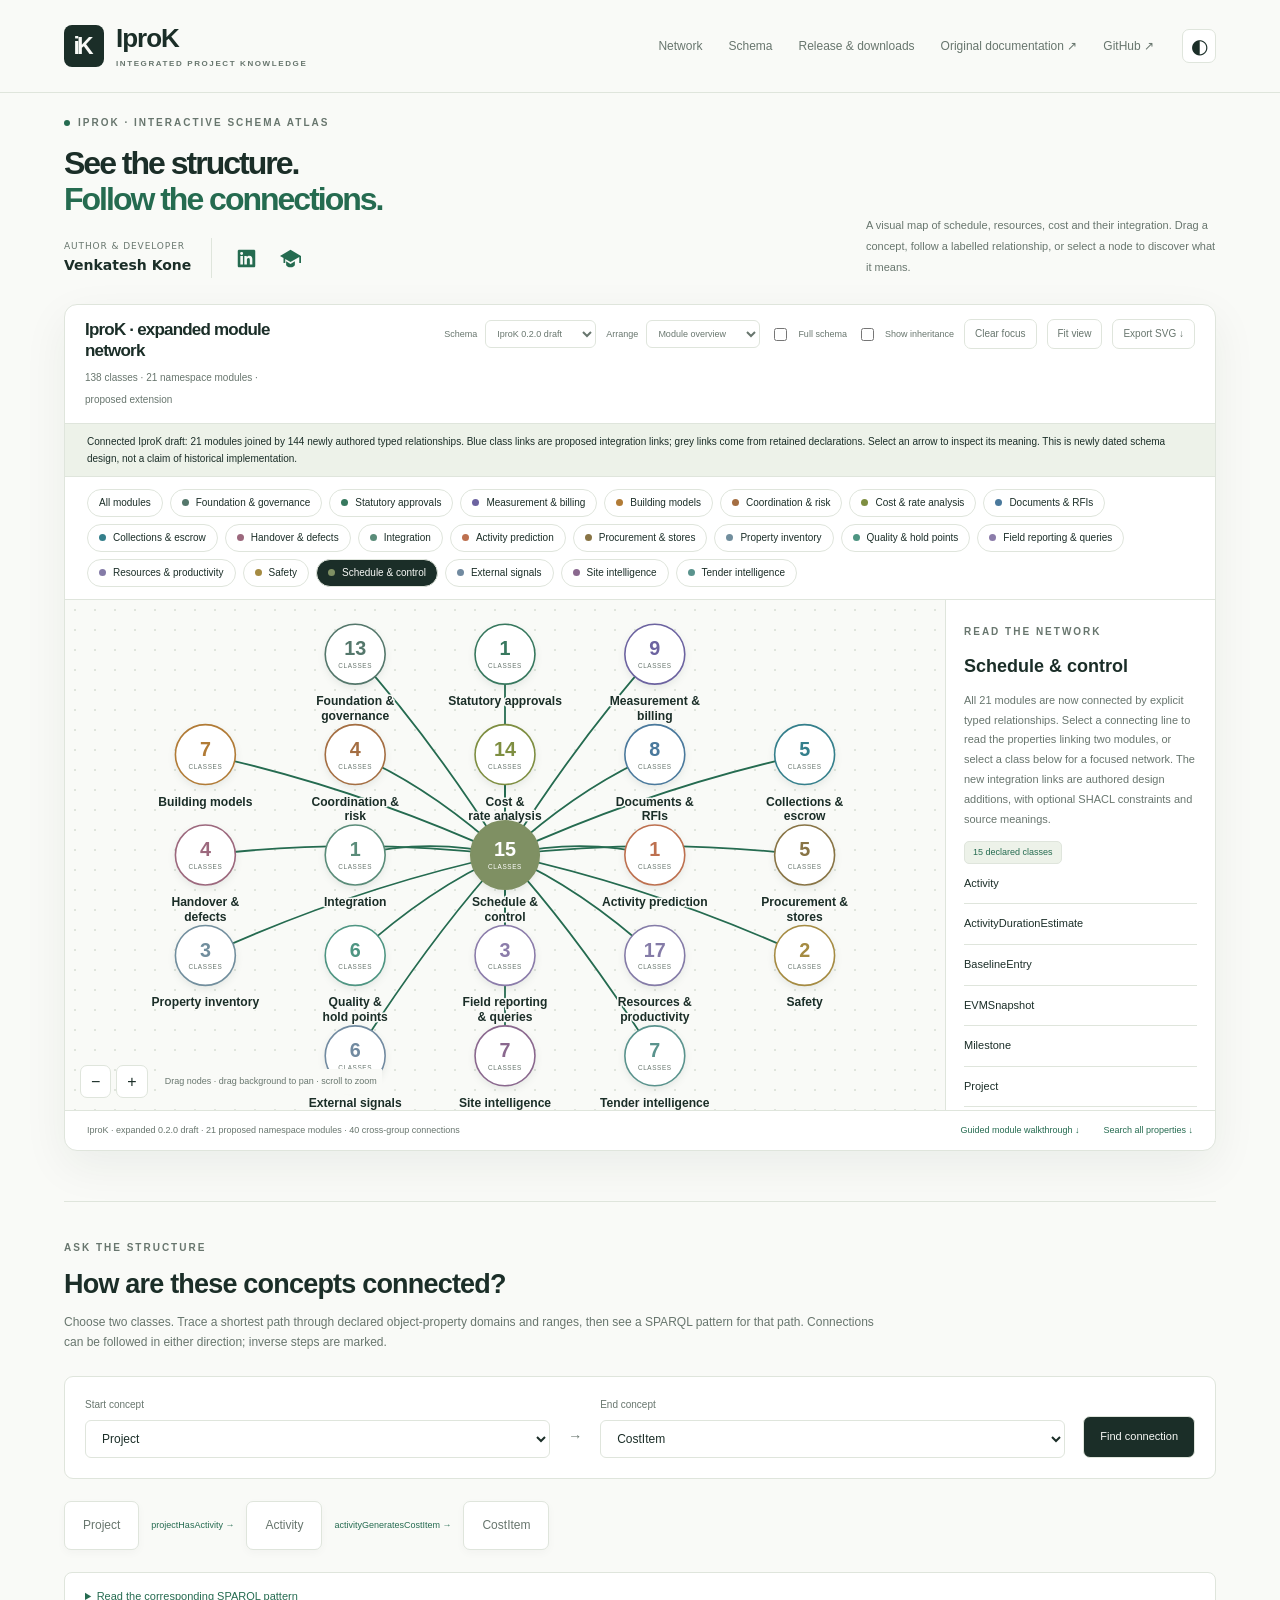
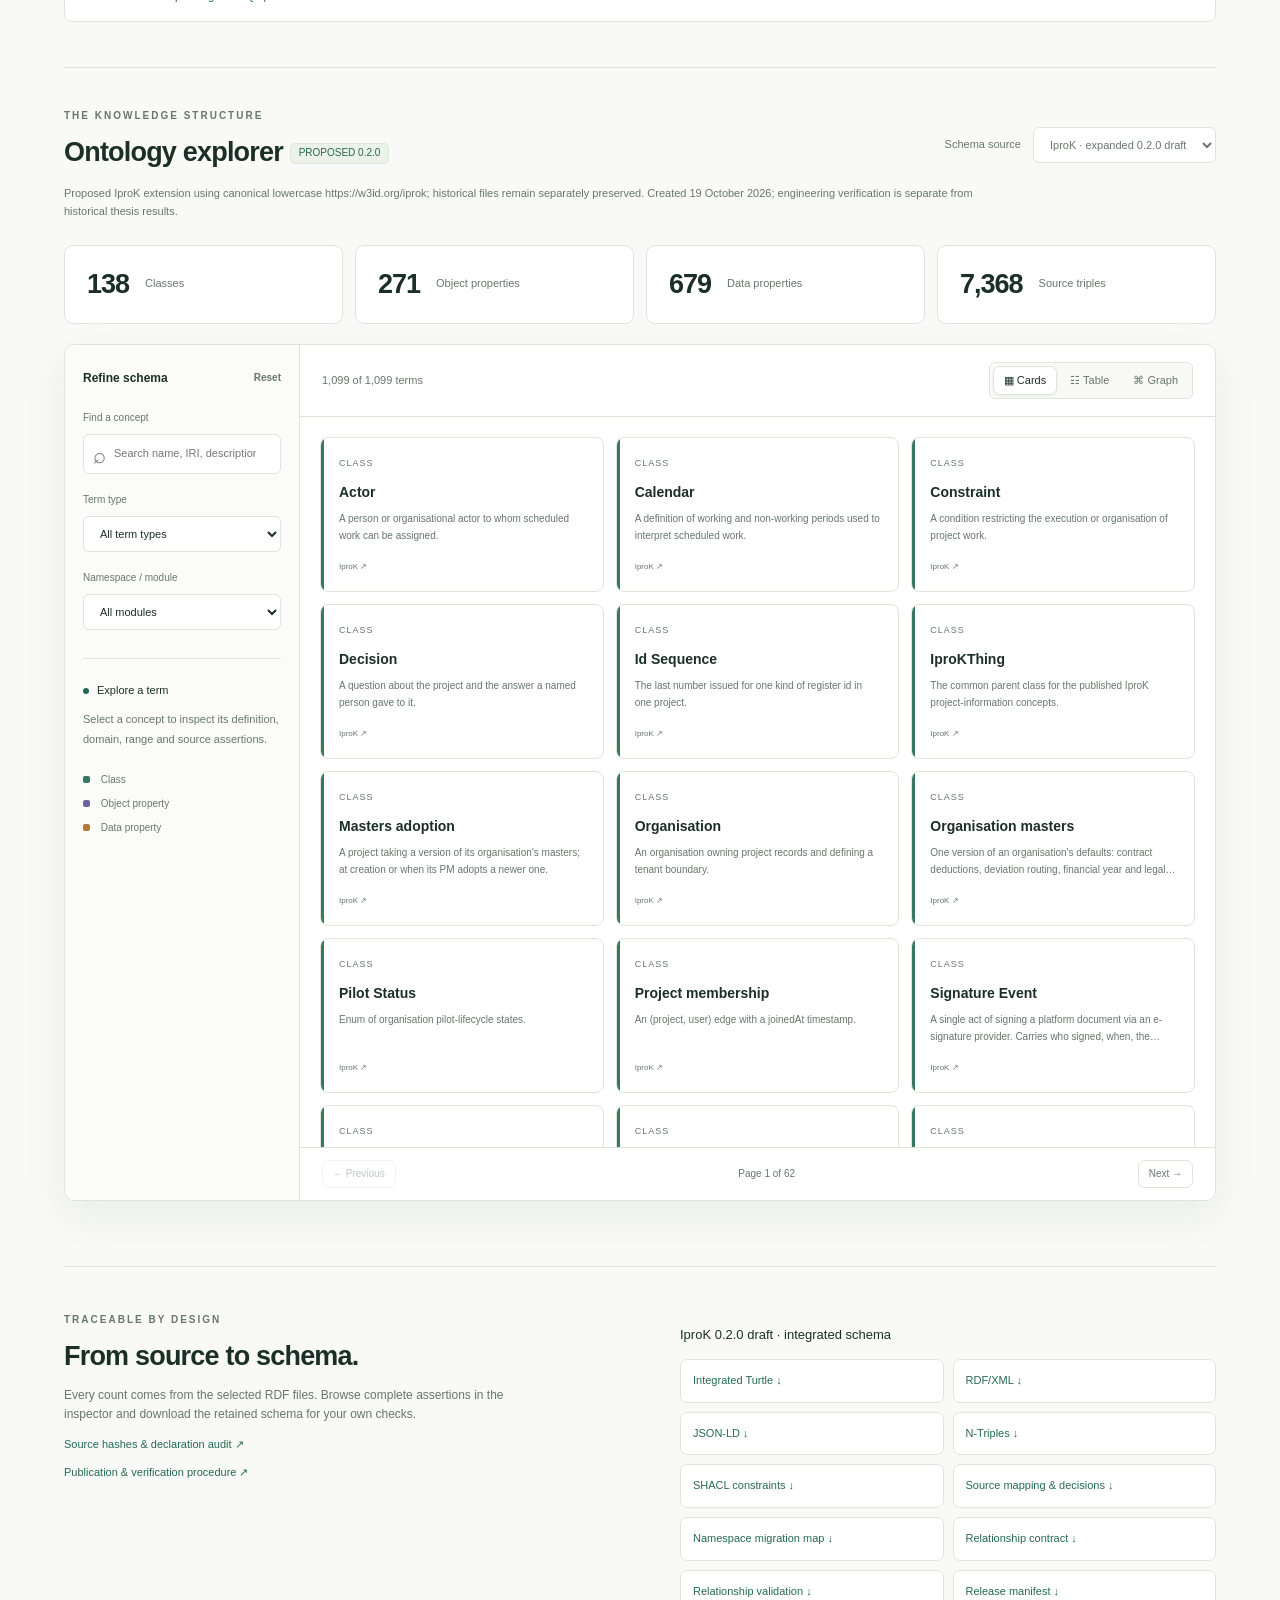
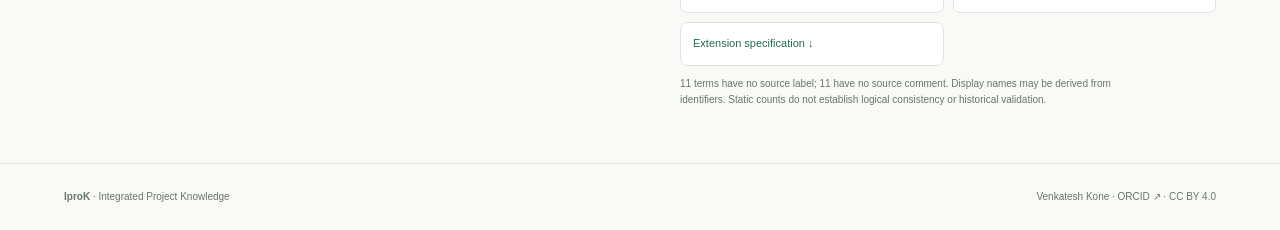
<file: index.html>
<!doctype html>
<html lang="en"><head><meta charset="utf-8"><meta name="viewport" content="width=device-width,initial-scale=1"><meta name="description" content="Explore the IproK ontology: construction schedules, resources, costs and connected project information."><title>IproK | A visual guide to connected project information</title><link rel="stylesheet" href="assets/explorer.css?v=lowercase1330"><script src="assets/explorer.js?v=lowercase1330" defer></script><meta name="author" content="Venkatesh Kone"><link rel="stylesheet" href="assets/author.css?v=author-icons2"></head>
<body><a class="skip" href="#workspace">Skip to explorer</a><header><a class="brand" href="index.html"><span class="mark">iK</span><span>IproK<small>INTEGRATED PROJECT KNOWLEDGE</small></span></a><nav aria-label="Main navigation"><a href="#network">Network</a><a href="#workspace">Schema</a><a href="#release">Release & downloads</a><a href="legacy.html">Original documentation ↗</a><a href="https://github.com/konevenkatesh/iprok-explorer">GitHub ↗</a></nav><button id="theme" class="icon" aria-label="Switch colour theme">◐</button></header>
<main><section class="network-intro"><div><div class="eyebrow"><span class="dot"></span> IPROK · INTERACTIVE SCHEMA ATLAS</div><h1>See the structure.<br><span>Follow the connections.</span></h1><div class="author-credit" aria-label="Author and developer"><div class="author-credit-person"><span class="author-credit-role">Author &amp; developer</span><span class="author-credit-name">Venkatesh Kone</span></div><nav class="author-credit-links" aria-label="Author profiles"><a href="https://www.linkedin.com/in/venkatesh-kone-66149a13b/" target="_blank" rel="noopener noreferrer" aria-label="Venkatesh Kone on LinkedIn" title="LinkedIn"><svg viewBox="0 0 24 24" aria-hidden="true" focusable="false"><path fill="currentColor" d="M20.45 2H3.55C2.69 2 2 2.68 2 3.52v16.96C2 21.32 2.69 22 3.55 22h16.9c.86 0 1.55-.68 1.55-1.52V3.52c0-.84-.69-1.52-1.55-1.52ZM7.93 18.75H4.98V9.2h2.95v9.55ZM6.45 7.9a1.71 1.71 0 1 1 0-3.42 1.71 1.71 0 0 1 0 3.42Zm12.3 10.85H15.8V14.1c0-1.11-.02-2.54-1.55-2.54-1.55 0-1.79 1.21-1.79 2.46v4.73H9.51V9.2h2.83v1.3h.04c.39-.74 1.35-1.52 2.78-1.52 2.97 0 3.52 1.95 3.52 4.48v5.29Z"/></svg></a><a href="https://scholar.google.com/citations?user=0aKzihMAAAAJ&amp;hl=en" target="_blank" rel="noopener noreferrer" aria-label="Venkatesh Kone on Google Scholar" title="Google Scholar"><svg viewBox="0 0 24 24" aria-hidden="true" focusable="false"><path fill="currentColor" d="M12 2 0 9l4 2.33V17h2v-4.5l6 3.5 10-5.83V17h2V9L12 2Zm-5 13.25V19c0 1.66 2.24 3 5 3s5-1.34 5-3v-3.75l-5 2.92-5-2.92Z"/></svg></a></nav></div></div><p>A visual map of schedule, resources, cost and their integration. Drag a concept, follow a labelled relationship, or select a node to discover what it means.</p></section>
<section id="network" class="network-studio" aria-labelledby="network-title"><div class="network-top"><div><h2 id="network-title">The IproK network</h2><span id="network-summary">28 classes · 5 modules</span></div><div class="network-switch"><label>Schema<select id="network-source"><option value="expanded">IproK 0.2.0 draft</option><option value="iprok">Published IproK</option><option value="niyoj">Niyoj development</option></select></label><label>Arrange<select id="network-layout"><option value="module-map">Module overview</option><option value="modules">Class clusters</option><option value="force">Connected network</option><option value="radial">Radial map</option><option value="hierarchy">Class hierarchy</option></select></label><label class="check-label"><input id="network-context" type="checkbox"> Full schema</label><label class="check-label"><input id="network-hierarchy" type="checkbox"> Show inheritance</label><button id="network-clear">Clear focus</button><button id="network-fit">Fit view</button><button id="network-export">Export SVG ↓</button></div></div><div id="network-evidence-note" class="network-evidence-note"></div><div id="network-modules" class="network-modules" role="group" aria-label="Focus a module"></div><div class="network-body"><div class="network-viewport"><svg id="network-svg" viewBox="0 0 1200 760" aria-label="IproK interactive module network"></svg><div class="canvas-tools"><button id="network-zoom-out" aria-label="Zoom network out">−</button><button id="network-zoom-in" aria-label="Zoom network in">+</button><span>Drag nodes · drag background to pan · scroll to zoom</span></div></div><aside class="network-detail"><div class="eyebrow">READ THE NETWORK</div><h3 id="network-node-title">Start with a connection.</h3><p id="network-node-description">Each circle is a class. Solid arrows are declared object-property links. Colours show the module. Select a node to highlight its neighbours and open the connected terms below.</p><div id="network-node-facts"></div><div id="network-node-links"></div><button id="network-inspect" hidden>Inspect all source assertions ↗</button><div class="network-key"><span><i></i> Solid arrow · object property</span><span>┄ Dashed arrow · subclass of</span><span>Labels and directions follow the RDF source.</span></div></aside></div><div class="network-foot"><span id="network-status" role="status">Published IproK 0.1.0 · source declarations</span><a href="#learning">Guided module walkthrough ↓</a><a href="#workspace">Search all properties ↓</a></div></section>
<section id="learning" class="learning" aria-labelledby="learning-title"><div class="section-head"><div><div class="eyebrow">START WITH THE MEANING</div><h2 id="learning-title">Five modules. One connected structure.</h2></div><span class="badge">PUBLISHED IPROK SCHEMA</span></div><p class="intro">Choose a module to see its purpose and connections. Then follow a question through the model or inspect any term. Explanations are editorial guides; source assertions remain available at every step.</p><div id="module-cards" class="module-cards"></div><div id="module-detail" class="module-detail"><div><div class="eyebrow">INSIDE THE MODULE</div><h3 id="module-title"></h3><p id="module-purpose"></p><button id="browse-module" class="text-button"></button><div class="source-note">Concepts below may belong to neighbouring modules. The relationships on the right are declared in the selected module.</div><div id="module-diagram" class="concept-chips"></div></div><div><div class="eyebrow">READ THE CONNECTIONS</div><div id="module-relations" class="module-relations"></div></div></div><div class="journeys"><div class="eyebrow">FOLLOW A QUESTION</div><h2>See how the pieces connect.</h2><div id="journey-tabs" class="journey-tabs" role="group" aria-label="Guided schema paths"></div><p id="journey-description"></p><div id="journey-flow" class="journey-flow"></div><div class="reading-key"><span>□ Class: a kind of thing</span><span>→ Property: a declared relationship</span><span>Select either to inspect the source</span></div></div><div class="meaning-grid"><article><div class="eyebrow">01 · STRUCTURE</div><h3>The ontology defines the meanings.</h3><p>Task, ResourceAllocation and Resource are classes. taskHasResourceAllocation and allocationAssignsResource are relationships between those classes.</p></article><article><div class="eyebrow">02 · RECORDS</div><h3>The graph connects actual records.</h3><p>Illustrative only: “Task A → Allocation A → Crane A”. These would be project instances using the schema. This website contains no actual project records.</p></article><article><div class="eyebrow">03 · BOUNDARIES</div><h3>Read what is declared.</h3><p>The published IproK schema has schedule, resource, cost, integration and shared modules. A building-model module is not declared in this release. Niyoj is available separately as later development, with its own namespace.</p></article></div></section>
<section class="pathfinder" aria-labelledby="pathfinder-title"><div><div class="eyebrow">ASK THE STRUCTURE</div><h2 id="pathfinder-title">How are these concepts connected?</h2><p>Choose two classes. Trace a shortest path through declared object-property domains and ranges, then see a SPARQL pattern for that path. Connections can be followed in either direction; inverse steps are marked.</p></div><div class="path-selectors"><label>Start concept<select id="path-start"></select></label><span aria-hidden="true">→</span><label>End concept<select id="path-end"></select></label><button id="find-path">Find connection</button></div><div id="path-result" role="status" aria-live="polite"></div><details id="query-details"><summary>Read the corresponding SPARQL pattern</summary><pre id="path-query"></pre><div class="query-actions"><button id="copy-query">Copy query</button><span id="query-copy-status" role="status"></span></div><p class="source-note">Generated from the displayed schema path. No query runs here. Use a populated graph with matching predicates; inspect dataset, graph scope and authorisation before execution. Domain/range declarations can be multiple and are not validation rules.</p></details></section>
<section class="workspace" id="workspace" aria-labelledby="explorer-title"><div class="section-head"><div><div class="eyebrow">THE KNOWLEDGE STRUCTURE</div><h2 id="explorer-title">Ontology explorer <span id="release-badge" class="badge">Loading</span></h2></div><label class="source-label">Schema source<select id="source"><option value="expanded">IproK · expanded 0.2.0 draft</option><option value="iprok">IproK · published 0.1.0</option><option value="niyoj">Niyoj · source snapshot</option></select></label></div><p id="source-note" class="source-note"></p><div id="stats" class="stats" aria-label="Schema counts"></div>
<div class="explorer-shell"><aside class="filters"><div class="filter-title">Refine schema <button id="reset" class="text-button">Reset</button></div><label for="search">Find a concept</label><div class="search-wrap"><span aria-hidden="true">⌕</span><input id="search" type="search" placeholder="Search name, IRI, description…"></div><label for="kind">Term type</label><select id="kind"><option value="">All term types</option><option>Class</option><option>Object property</option><option>Data property</option><option>Annotation property</option><option>Property</option></select><label for="module">Namespace / module</label><select id="module"><option value="">All modules</option></select><div class="filter-note"><span class="dot"></span><strong>Explore a term</strong><p>Select a concept to inspect its definition, domain, range and source assertions.</p></div><div class="legend"><span><i class="class-dot"></i> Class</span><span><i class="object-dot"></i> Object property</span><span><i class="data-dot"></i> Data property</span></div></aside>
<div class="results"><div class="toolbar"><span id="result-count" role="status" aria-live="polite">Loading schema…</span><div class="layouts" role="group" aria-label="Schema layout"><button data-layout="cards" aria-pressed="true">▦ <span>Cards</span></button><button data-layout="table" aria-pressed="false">☷ <span>Table</span></button><button data-layout="graph" aria-pressed="false">⌘ <span>Graph</span></button></div></div><div id="graph-controls" hidden><label>Graph arrangement <select id="arrangement"><option value="radial">Radial</option><option value="layers">Hierarchy layers</option><option value="grid">Grid</option></select></label><button id="zoom-out" aria-label="Zoom out">−</button><button id="zoom-in" aria-label="Zoom in">+</button><button id="zoom-reset">Fit</button><span>Classes and declared domain → range links. No inferred links.</span></div><div id="content" class="content" aria-busy="true"><p>Loading the retained schema…</p></div><div class="pager"><button id="previous">← Previous</button><span id="page-info"></span><button id="next">Next →</button></div></div></div></section>
<section class="release-section" id="release"><div><div class="eyebrow">TRACEABLE BY DESIGN</div><h2>From source to schema.</h2><p>Every count comes from the selected RDF files. Browse complete assertions in the inspector and download the retained schema for your own checks.</p><a href="data/manifest.json">Source hashes & declaration audit ↗</a><a href="PROCEDURE.md">Publication & verification procedure ↗</a></div><div><h3 id="download-title">Published IproK files</h3><div id="downloads" class="downloads"></div><p class="release-note" id="audit-note"></p></div></section></main>
<footer><span><strong>IproK</strong> · Integrated Project Knowledge</span><span>Venkatesh Kone · <a href="https://orcid.org/0000-0002-6398-5850">ORCID ↗</a> · <a href="https://creativecommons.org/licenses/by/4.0/">CC BY 4.0</a></span></footer>
<dialog id="inspector" aria-labelledby="term-title"><div class="dialog-top"><span id="term-kind" class="badge"></span><button id="close" aria-label="Close term inspector">✕</button></div><h2 id="term-title"></h2><code id="term-iri"></code><p id="term-description"></p><div class="inspector-actions"><button id="copy">Copy IRI</button><button id="permalink">Copy explorer link</button><a id="source-file">View RDF source ↗</a><span id="copy-status" role="status"></span></div><h3>Declared relationships & assertions</h3><div id="assertions"></div><div id="term-shapes"></div></dialog>
<noscript><p>This explorer requires JavaScript. <a href="legacy.html">Read the original documentation</a> or <a href="ontology.ttl">download Turtle</a>.</p></noscript></body></html>
</file>
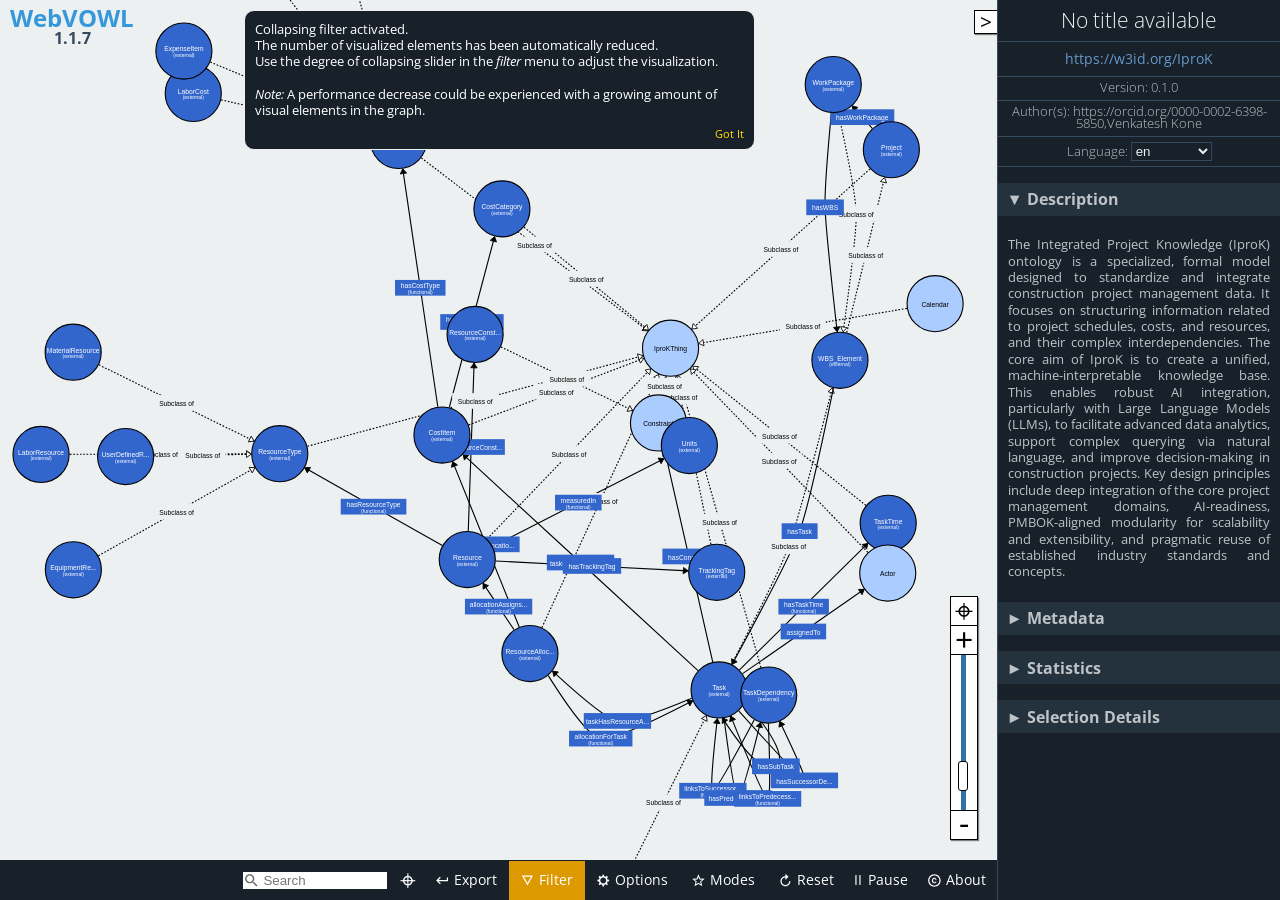
<file: webvowl/index.html>
<!DOCTYPE html>
<html lang="en-us">

<head>
    <meta charset="utf-8" />
    <meta name="author" content="Vincent Link, Steffen Lohmann, Eduard Marbach, Stefan Negru, Vitalis Wiens" />
    <meta name="keywords" content="webvowl, vowl, visual notation, web ontology language, owl, rdf, ontology visualization, ontologies, semantic web" />
    <meta name="description" content="WebVOWL - Web-based Visualization of Ontologies" />
    <meta name="robots" content="noindex,nofollow" />
    <meta name="viewport" content="width=device-width, initial-scale=1.0, maximum-scale=1.0, user-scalable=no">
    <meta name="apple-mobile-web-app-capable" content="yes">
    <link rel="stylesheet" type="text/css" href="css/webvowl.css" />
    <link rel="stylesheet" type="text/css" href="css/webvowl.app.css" />
    <link rel="icon" href="favicon.ico" type="image/x-icon" />
    <title>WebVOWL</title>
</head>

<body>
    <main>
        <section id="canvasArea">
            <div id="browserCheck" class="hidden">
                WebVOWL does not work properly in Internet Explorer and Microsoft Edge.
                Please use another browser, such as
                <a href="http://www.mozilla.org/firefox/">Mozilla Firefox</a>
                or
                <a href="https://www.google.com/chrome/">Google Chrome</a>,
                to run WebVOWL.
                <label id="killWarning">Hide warning</label>
            </div>

            <div id="logo" class="noselect">
                <h2>WebVOWL
                    <br> <span>1.1.7</span>
                </h2>
            </div>


            <div id="loading-info" class="hidden">
                <div id="loading-progress" style="border-radius: 10px;">
                    <div class="hidden">Loading ontology...</div>
                    <div id="layoutLoadingProgressBarContainer" style="padding-bottom: 0;	white-space: nowrap;	overflow: hidden;	text-overflow: ellipsis;">
                        <h4 id="currentLoadingStep" style="margin: 0;font-style: italic; padding-bottom:0 ;	white-space: nowrap;	overflow: hidden;	text-overflow: ellipsis;">
                            Layout optimization</h4>
                        <div id="progressBarContext">
                            <div id="progressBarValue" class="busyProgressBar"></div>
                        </div>
                    </div>
                    <div id="loadingInfo_msgBox" style="padding-bottom: 0;padding-top:0">
                        <div id="show-loadingInfo-button" class="accordion-trigger noselect">Details</div>
                        <div id="loadingInfo-container">
                            <ul id="bulletPoint_container"></ul>
                        </div>
                    </div>
                    <div>
                        <span id="loadingIndicator_closeButton" class="">Close Warning</span>
                    </div>
                </div>
            </div>

            <div id="additionalInformationContainer">
                <div id="reloadCachedOntology" class="hidden" title="">

                    <svg viewBox="38 -12.5 18 18" class="reloadCachedOntologyIcon btn_shadowed" id="reloadSvgIcon">
                        <g>
                            <text id="svgStringText" dx="5px" dy="-1px" style="font-size:9px;">Reload ontology</text>
                            <path style="fill : #444; stroke-width:0;" d="m 42.277542,5.1367119 c -5.405,0 -10.444,1.577 -14.699,4.282 l -5.75,-5.75 0,16.1100001 16.11,0 -6.395,-6.395 c 3.18,-1.787 6.834,-2.82 10.734,-2.82 12.171,0 22.073,9.902 22.073,22.074 0,2.899 -0.577,5.664 -1.599,8.202 l 4.738,2.762 c 1.47,-3.363 2.288,-7.068 2.288,-10.964 0,-15.164 -12.337,-27.5010001 -27.5,-27.5010001 m 11.5,46.7460001 c -3.179,1.786 -6.826,2.827 -10.726,2.827 -12.171,0 -22.073,-9.902 -22.073,-22.073 0,-2.739 0.524,-5.35 1.439,-7.771 l -4.731,-2.851 c -1.375,3.271 -2.136,6.858 -2.136,10.622 0,15.164 12.336,27.5 27.5,27.5 5.406,0 10.434,-1.584 14.691,-4.289 l 5.758,5.759 0,-16.112 -16.111,0 6.389,6.388 z" transform="matrix(0.20,0,0,0.20,75,-10)">
                            </path>
                        </g>
                    </svg>
                    <span id="reloadCachedOntologyString" class="noselect" style="font-style: italic;font-size: 10px">Loaded cached ontology</span>
                </div>

                <div id="FPS_Statistics" class="hidden debugOption">FPS: 0<br>Nodes: 0<br>Links: 0</div>
                <span class="hidden debugOption" id="modeOfOperationString">mode of operation</span>

            </div>

            <div id="graph"></div>

            <div id="dragDropContainer" class="hidden">
                <div id="drag_dropOverlay"></div>

                <div id="drag_msg">
                    <svg id="drag_svg" style="position: absolute; left:25%;top:25%;width:50%; height:50%">
                        <g id="drag_icon_group">
                            <path id="drag_icon" style="fill : #444; stroke-width:0;" d="m 9.0000002,-8.9899999 -18.0000001,0 c -1.1000001,0 -1.9999991,0.9 -1.9999991,2 l 0,3.99 1.9999991,0 0,-4.01 18.0000001,0 0,14.0299996 -18.0000001,0 0,-4.02 -1.9999991,0 0,4.01 c 0,1.1 0.899999,1.98 1.9999991,1.98 l 18.0000001,0 c 1.1000008,0 2.0000008,-0.88 2.0000008,-1.98 l 0,-13.9999996 c 0,-1.11 -0.9,-2 -2.0000008,-2 z M -1,3.9999997 3.0000001,-3.3898305e-7 -1,-3.9999999 l 0,2.9999996 -9.999999,0 0,1.99999996 9.999999,0 0,3.00000004 z" transform="matrix(5.0,0,0,5.0,0,0)">
                            </path>
                            <path id="drag_icon_drop" class="hidden" style="fill : #444; stroke-width:0;" d="m 8.9900008,8.9999991 0,-18.0000001 c 0,-1.1 -0.9,-1.999999 -2,-1.999999 l -3.99,0 0,1.999999 4.01,0 0,18.0000001 -14.0299996,0 0,-18.0000001 4.02,0 0,-1.999999 -4.01,0 c -1.1,0 -1.98,0.899999 -1.98,1.999999 l 0,18.0000001 c 0,1.1000009 0.88,2.0000009 1.98,2.0000009 l 13.9999996,0 c 1.11,0 2,-0.9 2,-2.0000009 z M -3.9999988,-1.0000011 1.2389831e-6,2.999999 4.0000008,-1.0000011 l -2.9999996,0 0,-9.9999989 -1.99999996,0 0,9.9999989 -3.00000004,0 z" transform="matrix(5.0,0,0,5.0,0,0)">
                            </path>
                        </g>
                    </svg>
                    <span id="drag_msg_text" style="font-size:14px">Drag ontology file here.</span>
                </div>
            </div>
            <div class="noselect">
                <span id="leftSideBarCollapseButton" class="btn_shadowed hidden"> > </span>
            </div>
            <div class="noselect"><span id="sidebarExpandButton" class="btn_shadowed"> > </span></div>

            <div id="containerForLeftSideBar">
                <div id="leftSideBar">
                    <div id="leftSideBarContent" class="hidden">
                        <h2 id="leftHeader">Default Element</h2>
                        <h3 class=" selectedDefaultElement accordion-trigger noselect accordion-trigger-active" id="defaultClass" title="owl:Class">Class: owl:Class
                        </h3>
                        <div id="classContainer" class="accordion-container ">
                        </div>
                        <h3 class="selectedDefaultElement accordion-trigger noselect accordion-trigger-active" title="owl:objectProperty" id="defaultProperty">Property: owl:objectProperty
                        </h3>
                        <div id="propertyContainer" class="accordion-container ">
                        </div>
                        <h3 class="selectedDefaultElement accordion-trigger noselect accordion-trigger-active" title="rdfs:Literal" id="defaultDatatype">Datatype: rdfs:Literal
                        </h3>
                        <div id="datatypeContainer" class="accordion-container ">
                        </div>
                    </div>
                </div>
            </div>
            <div id="menuContainer">
                <!--Ontology Menu-->
                <ul id="m_select" class="toolTipMenu noselect">
                    <li><a href="#foaf" id="foaf">Friend of a Friend (FOAF) vocabulary</a></li>
                    <li><a href="#goodrelations" id="goodrelations">GoodRelations Vocabulary for E-Commerce</a></li>
                    <li><a href="#muto" id="muto">Modular and Unified Tagging Ontology (MUTO)</a></li>
                    <li><a href="#ontovibe" id="ontovibe">Ontology Visualization Benchmark (OntoViBe)</a></li>
                    <li><a href="#personasonto" id="personasonto">Personas Ontology (PersonasOnto)</a></li>
                    <li><a href="#sioc" id="sioc">SIOC (Semantically-Interlinked Online Communities) Core Ontology</a></li>


                    <li class="option" id="converter-option">
                        <form class="converter-form" id="iri-converter-form">
                            <label for="iri-converter-input">Custom Ontology:</label>

                            <input type="text" id="iri-converter-input" placeholder="Enter ontology IRI">
                            <button type="submit" id="iri-converter-button" disabled>Visualize</button>
                        </form>
                        <div class="converter-form">
                            <input class="hidden" type="file" id="file-converter-input" autocomplete="off">
                            <label class="truncate" id="file-converter-label" for="file-converter-input">Select ontology
                                file</label>
                            <button type="submit" id="file-converter-button" disabled>
                                Upload
                            </button>

                        </div>
                        <div id="emptyContainer">
                            <a href="#opts=editorMode=true;#new_ontology1" id="empty" style="pointer-events:none; padding-left:0">Create new ontology</a>
                        </div>
                        <div>
                            <!--<button class="debugOption" type="submit" id="direct-text-input">-->
                            <!--Direct input-->
                            <!--</button>-->
                        </div>
                    </li>

                </ul>
                <!--Export Menu-->
                <ul id="m_export" class="toolTipMenu noselect">
                    <li><a href="#" download id="exportJson">Export as JSON</a></li>
                    <li><a href="#" download id="exportSvg">Export as SVG</a></li>
                    <li><a href="#" download id="exportTex">Export as TeX <label style="font-size: 10px">(alpha)</label></a>
                    </li>
                    <li><a href="#" download id="exportTurtle">Export as TTL <label style="font-size: 10px">(alpha)</label></a>
                    </li>

                    <li class="option" id="emptyLiHover">
                        <div>
                            <form class="converter-form" id="url-copy-form">
                                <label for="exportedUrl">Export as URL:</label>
                                <input type="text" id="exportedUrl" placeholder="#">
                                <button id="copyBt" title="Copy to clipboard">Copy</button>
                            </form>
                        </div>
                    </li>
                </ul>
                <!--Filter Menu-->
                <ul id="m_filter" class="toolTipMenu noselect">
                    <li class="toggleOption" id="datatypeFilteringOption"></li>
                    <li class="toggleOption" id="objectPropertyFilteringOption"></li>
                    <li class="toggleOption" id="subclassFilteringOption"></li>
                    <li class="toggleOption" id="disjointFilteringOption"></li>
                    <li class="toggleOption" id="setOperatorFilteringOption"></li>
                    <li class="slideOption" id="nodeDegreeFilteringOption"></li>
                </ul>
                <!--Options Menu -->
                <ul id="m_config" class="toolTipMenu noselect">
                    <li class="toggleOption" id="zoomSliderOption"></li>

                    <li class="slideOption" id="classSliderOption"></li>
                    <li class="slideOption" id="datatypeSliderOption"></li>
                    <li class="toggleOption" id="dynamicLabelWidth"></li>
                    <li class="slideOption" id="maxLabelWidthSliderOption"></li>
                    <li class="toggleOption" id="nodeScalingOption"></li>
                    <li class="toggleOption" id="compactNotationOption"></li>
                    <li class="toggleOption" id="colorExternalsOption"></li>
                </ul>
                <!--Modes Menu -->
                <ul id="m_modes" class="toolTipMenu noselect">
                    <li class="toggleOption" id="editMode"></li>
                    <li class="toggleOption" id="pickAndPinOption"></li>
                </ul>

                <!--Debug Menu -->
                <ul id="m_debug" class="toolTipMenu noselect">
                    <li class=" toggleOption" id="useAccuracyHelper"></li>
                    <li class=" toggleOption" id="showDraggerObject"></li>
                    <li class=" toggleOption" id="showFPS_Statistics"></li>
                    <li class=" toggleOption" id="showModeOfOperation"></li>
                </ul>


                <!--About Menu-->
                <ul id="m_about" class="toolTipMenu">
                    <li><a href="license.txt" target="_blank">MIT License &copy; 2014-2019</a></li>
                    <li id="credits" class="option">WebVOWL Developers:<br />
                        Vincent Link, Steffen Lohmann, Eduard Marbach, Stefan Negru, Vitalis Wiens
                    </li>
                    <li id="credits" class="option">WIDOCO integration:<br /> Daniel Garijo, Jacobus Geluk
                    </li>

                    <li><a href="http://vowl.visualdataweb.org/webvowl.html#releases" target="_blank">Version: <%= version
                    %><br />(release history)</a></li>

                    <li><a href="http://purl.org/vowl/" target="_blank">VOWL Specification &raquo;</a></li>
                </ul>
                <ul id="m_search" class="toolTipMenu"></ul>
            </div>
            <div class="noselect" id="swipeBarContainer">
                <ul id="menuElementContainer">
                    <li id="c_search" class="inner-addon left-addon">
                        <i class="searchIcon">
                            <svg viewBox="0 0 24 24" height="100%" width="100%" style="pointer-events: none; display: block;">
                                <g>
                                    <path id="magnifyingGlass" style="fill : #666; stroke-width:0;" d="M15.5 14h-.79l-.28-.27C15.41 12.59 16 11.11 16 9.5 16 5.91 13.09 3 9.5 3S3 5.91 3 9.5 5.91 16 9.5 16c1.61 0 3.09-.59 4.23-1.57l.27.28v.79l5 4.99L20.49 19l-4.99-5zm-6 0C7.01 14 5 11.99 5 9.5S7.01 5 9.5 5 14 7.01 14 9.5 11.99 14 9.5 14z">
                                    </path>
                                </g>
                            </svg>
                        </i>
                        <input class="searchInputText" type="text" id="search-input-text" placeholder="Search">
                    </li>
                    <li id="c_locate">
                        <a style="padding: 0 8px 5px 8px;" draggable="false" title="Nothing to locate, enter search term." href="#" id="locateSearchResult">&#8982;
                        </a>
                    </li>
                    <!--
                    <li id="c_select">
                        <a draggable="false" href="#">
                            <i>
                                <svg viewBox="0 0 24 24" class="menuElementSvgElement">
                                    <g>
                                        <path style="fill : #fff; stroke-width:0;" d="M3 15h18v-2H3v2zm0 4h18v-2H3v2zm0-8h18V9H3v2zm0-6v2h18V5H3z" transform="matrix(0.75,0,0,0.75,3.5,2.5)">
                                        </path>
                                    </g>
                                </svg>
                            </i> Ontology</a>
                    </li>-->
                    <li id="c_export"><a draggable="false" href="#">
                            <i>
                                <svg viewBox="0 0 24 24" class="menuElementSvgElement">
                                    <g>
                                        <path style="fill : #fff; stroke-width:0;" d="M19 7v4H5.83l3.58-3.59L8 6l-6 6 6 6 1.41-1.41L5.83 13H21V7z" transform="matrix(0.75,0,0,0.75,3.5,2.5)">
                                        </path>
                                    </g>
                                </svg>
                            </i> Export</a></li>
                    <li id="c_filter"><a draggable="false" href="#">
                            <i>
                                <svg viewBox="0 0 24 24" class="menuElementSvgElement">
                                    <g>
                                        <path style="fill : #fff; stroke-width:0;" d="M3 4l9 16 9-16H3zm3.38 2h11.25L12 16 6.38 6z" transform="matrix(0.75,0,0,0.75,3.5,2.5)">
                                        </path>
                                    </g>
                                </svg>
                            </i>Filter</a></li>
                    <li id="c_config"><a draggable="false" href="#">
                            <i>
                                <svg viewBox="0 0 24 24" class="menuElementSvgElement">
                                    <g>
                                        <path style="fill : #fff; stroke-width:0;" d="m 21.163138,13.127428 0,-2.356764 -2.546629,-0.424622 C 18.439272,9.5807939 18.137791,8.8661419 17.733863,8.218291 L 19.2356,6.116978 17.569296,4.450673 15.466841,5.951269 C 14.818953,5.548483 14.104338,5.24586 13.33909,5.067482 l -0.424622,-2.545488 -2.356764,0 -0.424622,2.545488 C 9.3689769,5.24586 8.6531829,5.548519 8.0053319,5.951269 l -2.102455,-1.500596 -1.666304,1.666305 1.501737,2.101313 c -0.403928,0.6467469 -0.705409,1.3625029 -0.882646,2.127751 l -2.546629,0.424622 0,2.356764 2.546629,0.424622 c 0.177237,0.765248 0.478718,1.4799 0.882646,2.127751 l -1.501737,2.102455 1.666304,1.666304 2.103596,-1.501737 c 0.646747,0.403928 1.362504,0.705409 2.1266091,0.882646 l 0.424622,2.546629 2.356764,0 0.424622,-2.546629 c 0.764106,-0.177237 1.4799,-0.478718 2.127751,-0.882646 l 2.102455,1.501737 1.666304,-1.666304 -1.501737,-2.102455 c 0.403928,-0.647888 0.705409,-1.363645 0.882646,-2.127751 l 2.546629,-0.424622 z m -9.427053,3.535144 c -2.6030431,0 -4.7135241,-2.110517 -4.7135241,-4.713527 0,-2.6030071 2.110518,-4.713525 4.7135241,-4.713525 2.60301,0 4.713527,2.1105179 4.713527,4.713525 0,2.60301 -2.110481,4.713527 -4.713527,4.713527 z" transform="matrix(0.75,0,0,0.75,3.5,2.5)">
                                        </path>
                                    </g>
                                </svg>
                            </i>Options</a>
                    </li>
                    <li id="c_modes"><a draggable="false" href="#">
                            <i>
                                <svg viewBox="0 0 24 24" class="menuElementSvgElement">
                                    <g>
                                        <path style="fill : #fff; stroke-width:0;" d="M22 9.24l-7.19-.62L12 2 9.19 8.63 2 9.24l5.46 4.73L5.82 21 12 17.27 18.18 21l-1.63-7.03L22 9.24zM12 15.4l-3.76 2.27 1-4.28-3.32-2.88 4.38-.38L12 6.1l1.71 4.04 4.38.38-3.32 2.88 1 4.28L12 15.4z" transform="matrix(0.75,0,0,0.75,3.5,2.5)">
                                        </path>
                                    </g>
                                </svg>
                            </i>Modes</a></li>
                    <li id="c_reset"><a draggable="false" id="reset-button" href="#" type="reset">
                            <i>
                                <svg viewBox="0 0 24 24" class="menuElementSvgElement">
                                    <g>
                                        <path style="fill : #fff; stroke-width:0;" d="m 12,5 0,-4 5,5 -5,5 0,-4 c -3.31,0 -6,2.69 -6,6 0,3.31 2.69,6 6,6 3.31,0 6,-2.69 6,-6 l 2,0 c 0,4.42 -3.58,8 -8,8 C 7.58,21 4,17.42 4,13 4,8.58 7.58,5 12,5 Z" transform="matrix(0.75,0,0,0.75,3.5,2.5)">
                                        </path>
                                    </g>
                                </svg>
                            </i>Reset</a></li>
                    <li id="c_pause"><a draggable="false" id="pause-button" href="#" style="padding: 9px 8px 12px 8px;">Pause</a>
                    </li>
                    <li id="c_debug" class="debugOption"><a id="debugMenuHref" draggable="false" href="#">
                            <i>
                                <svg viewBox="0 0 24 24" class="menuElementSvgElement">
                                    <g>
                                        <path style="fill : #fff; stroke-width:0;" d="M 20,8 17.19,8 C 16.74,7.22 16.12,6.55 15.37,6.04 L 17,4.41 15.59,3 13.42,5.17 C 12.96,5.06 12.49,5 12,5 11.51,5 11.04,5.06 10.59,5.17 L 8.41,3 7,4.41 8.62,6.04 C 7.88,6.55 7.26,7.22 6.81,8 L 4,8 4,10 6.09,10 C 6.04,10.33 6,10.66 6,11 l 0,1 -2,0 0,2 2,0 0,1 c 0,0.34 0.04,0.67 0.09,1 L 4,16 l 0,2 2.81,0 c 1.04,1.79 2.97,3 5.19,3 2.22,0 4.15,-1.21 5.19,-3 l 2.81,0 0,-2 -2.09,0 C 17.96,15.67 18,15.34 18,15 l 0,-1 2,0 0,-2 -2,0 0,-1 c 0,-0.34 -0.04,-0.67 -0.09,-1 L 20,10 Z m -4,4 0,3 c 0,0.22 -0.03,0.47 -0.07,0.7 L 15.83,16.35 15.46,17 C 14.74,18.24 13.42,19 12,19 10.58,19 9.26,18.23 8.54,17 L 8.17,16.36 8.07,15.71 C 8.03,15.47 8,15.22 8,15 L 8,11 C 8,10.78 8.03,10.53 8.07,10.3 L 8.17,9.65 8.54,9 C 8.84,8.48 9.26,8.03 9.75,7.69 L 10.32,7.3 11.06,7.12 C 11.37,7.04 11.69,7 12,7 c 0.32,0 0.63,0.04 0.95,0.12 l 0.68,0.16 0.61,0.42 c 0.5,0.34 0.91,0.78 1.21,1.31 l 0.38,0.65 0.1,0.65 C 15.97,10.53 16,10.78 16,11 Z" transform="matrix(0.75,0,0,0.75,3.5,2.5)">
                                        </path>
                                    </g>
                                </svg>
                            </i>
                            Debug</a></li>
                    <li id="c_about"><a draggable="false" href="#">
                            <i>
                                <svg viewBox="0 0 24 24" class="menuElementSvgElement">
                                    <g>
                                        <path style="fill : #fff; stroke-width:0;" d="m 10.08,10.86 c 0.05,-0.33 0.16,-0.62 0.3,-0.87 0.14,-0.25 0.34,-0.46 0.59,-0.62 0.24,-0.15 0.54,-0.22 0.91,-0.23 0.23,0.01 0.44,0.05 0.63,0.13 0.2,0.09 0.38,0.21 0.52,0.36 0.14,0.15 0.25,0.33 0.34,0.53 0.09,0.2 0.13,0.42 0.14,0.64 l 1.79,0 C 15.28,10.33 15.19,9.9 15.02,9.51 14.85,9.12 14.62,8.78 14.32,8.5 14.02,8.22 13.66,8 13.24,7.84 12.82,7.68 12.36,7.61 11.85,7.61 11.2,7.61 10.63,7.72 10.15,7.95 9.67,8.18 9.27,8.48 8.95,8.87 8.63,9.26 8.39,9.71 8.24,10.23 8.09,10.75 8,11.29 8,11.87 l 0,0.27 c 0,0.58 0.08,1.12 0.23,1.64 0.15,0.52 0.39,0.97 0.71,1.35 0.32,0.38 0.72,0.69 1.2,0.91 0.48,0.22 1.05,0.34 1.7,0.34 0.47,0 0.91,-0.08 1.32,-0.23 0.41,-0.15 0.77,-0.36 1.08,-0.63 0.31,-0.27 0.56,-0.58 0.74,-0.94 0.18,-0.36 0.29,-0.74 0.3,-1.15 l -1.79,0 c -0.01,0.21 -0.06,0.4 -0.15,0.58 -0.09,0.18 -0.21,0.33 -0.36,0.46 -0.15,0.13 -0.32,0.23 -0.52,0.3 -0.19,0.07 -0.39,0.09 -0.6,0.1 C 11.5,14.86 11.2,14.79 10.97,14.64 10.72,14.48 10.52,14.27 10.38,14.02 10.24,13.77 10.13,13.47 10.08,13.14 10.03,12.81 10,12.47 10,12.14 l 0,-0.27 c 0,-0.35 0.03,-0.68 0.08,-1.01 z M 12,2 C 6.48,2 2,6.48 2,12 2,17.52 6.48,22 12,22 17.52,22 22,17.52 22,12 22,6.48 17.52,2 12,2 Z m 0,18 C 7.59,20 4,16.41 4,12 4,7.59 7.59,4 12,4 c 4.41,0 8,3.59 8,8 0,4.41 -3.59,8 -8,8 z" transform="matrix(0.75,0,0,0.75,3.5,2.5)">
                                        </path>
                                    </g>
                                </svg>
                            </i>
                            About</a></li>
                </ul>
            </div>
            <div class="noselect" id="scrollRightButton"></div>
            <div class="noselect" id="scrollLeftButton"></div>
            <div id="zoomSlider" class="btn_shadowed">
                <p class="noselect" id="centerGraphButton">&#8982;</p>
                <p class="noselect" id="zoomInButton">+</p>
                <p class="noselect" id="zoomSliderParagraph"></p>
                <p class="noselect" id="zoomOutButton">-</p>
            </div>
        </section>
        <aside id="detailsArea" style="background-color: #18202A;">
            <section id="generalDetailsEdit" class="hidden">
                <h1 id="editHeader" style="font-size: 1.1em;">Editing Options</h1>
                <h3 class="accordion-trigger noselect accordion-trigger-active">Ontology</h3>
                <div>
                    <!--begin of ontology metaData -->
                    <div class="textLineEditWithLabel">
                        <form class="converter-form-Editor " id="titleEditForm">
                            <label class="EditLabelForInput" id="titleEditor-label" for="titleEditor" title="Ontology title as dc:title">Title:</label>
                            <input class="modifiedInputStyle" type="text" id="titleEditor" autocomplete="off" value="">
                        </form>
                    </div>
                    <div class="textLineEditWithLabel">
                        <form class="converter-form-Editor " id="iriEditForm">
                            <label class="EditLabelForInput" id="iriEditor-label" for="iriEditor">IRI:</label>
                            <input type="text" id="iriEditor" autocomplete="off" value="">
                        </form>
                    </div>
                    <div class="textLineEditWithLabel">
                        <form class="converter-form-Editor " id="versionEditForm">
                            <label class="EditLabelForInput" id="versionEditor-label" for="versionEditor" title="Ontology version number as owl:versionInfo">Version:</label>
                            <input type="text" id="versionEditor" value="" autocomplete="off">
                        </form>
                    </div>
                    <div class="textLineEditWithLabel">
                        <form class="converter-form-Editor " id="authorsEditForm">
                            <label class="EditLabelForInput" id="authorsEditor-label" for="authorsEditor" title="Ontology authors as dc:creator">Authors:</label>
                            <input type="text" id="authorsEditor" value="" autocomplete="off">
                        </form>
                    </div>
                    <h4 class="subAccordion accordion-trigger noselect">Prefix</h4>
                    <div class="subAccordionDescription" id="containerForPrefixURL">
                        <div id="prefixURL_Description">
                            <span class="boxed ">Prefix</span>
                            <span class="boxed">IRI</span>
                        </div>
                        <div id="prefixURL_Container"></div>
                        <div align="center" id="containerForAddPrefixButton">
                            <button id="addPrefixButton">Add Prefix</button>
                        </div>
                    </div>
                </div>
                <!--end of ontology metaData -->

                <h3 class="accordion-trigger noselect">Description</h3>
                <div>
                    <textarea rows="4" cols="25" title="Ontology description as dc:description" class="descriptionTextClass" id="descriptionEditor"></textarea>
                </div>
                <h3 class="accordion-trigger noselect accordion-trigger-active">Selected Element</h3>
                <div>
                    <div id="selectedElementProperties" class="hidden">
                        <div class="textLineEditWithLabel">
                            <form class="converter-form-Editor " id="element_iriEditForm">
                                <label class="EditLabelForInput" id="element_iriEditor-label" for="element_iriEditor">IRI:</label>
                                <input type="text" id="element_iriEditor" autocomplete="off" value="">
                            </form>
                        </div>
                        <div class="textLineEditWithLabel">
                            <form class="converter-form-Editor " id="element_labelEditForm">
                                <label class="EditLabelForInput" id="element_labelEditor-label" for="element_labelEditor">Label:</label>
                                <input type="text" id="element_labelEditor" autocomplete="off" value="">
                            </form>
                        </div>
                        <div class="textLineEditWithLabel">
                            <form class="converter-form-Editor" id="typeEditForm">
                                <label class="EditLabelForInput" id="typeEditor-label" for="typeEditor">Type:</label>
                                <select id="typeEditor" class="dropdownMenuClass"></select>
                            </form>
                            <form class="converter-form-Editor" id="typeEditForm_datatype">
                                <label class="EditLabelForInput" id="typeEditor_datatype-label" for="typeEditor_datatype">Datatype:</label>
                                <select id="typeEditor_datatype" class="dropdownMenuClass"></select>
                            </form>
                        </div>
                        <div class="textLineEditWithLabel" id="property_characteristics_Container"> Characteristics:
                            <div id="property_characteristics_Selection" style="padding-top:2px;"></div>
                        </div>

                    </div>
                    <div id="selectedElementPropertiesEmptyHint">
                        Select an element in the visualization.
                    </div>
                </div>

            </section>
            <section id="generalDetails" class="hidden">
                <h1 id="title"></h1>
                <span><a id="about" href=""></a></span>
                <h5>Version: <span id="version"></span></h5>
                <h5>Author(s): <span id="authors"></span></h5>
                <h5>
                    <label>Language: <select id="language" name="language" size="1"></select></label>
                </h5>
                <h3 class="accordion-trigger noselect accordion-trigger-active">Description</h3>
                <div class="accordion-container scrollable">
                    <p id="description"></p>
                </div>
                <h3 class="accordion-trigger noselect">Metadata</h3>
                <div id="ontology-metadata" class="accordion-container"></div>
                <h3 class="accordion-trigger noselect">Statistics</h3>
                <div class="accordion-container">
                    <p class="statisticDetails">Classes: <span id="classCount"></span></p>
                    <p class="statisticDetails">Object prop.: <span id="objectPropertyCount"></span></p>
                    <p class="statisticDetails">Datatype prop.: <span id="datatypePropertyCount"></span></p>
                    <div class="small-whitespace-separator"></div>
                    <p class="statisticDetails">Individuals: <span id="individualCount"></span></p>
                    <div class="small-whitespace-separator"></div>
                    <p class="statisticDetails">Nodes: <span id="nodeCount"></span></p>
                    <p class="statisticDetails">Edges: <span id="edgeCount"></span></p>
                </div>
                <h3 class="accordion-trigger noselect" id="selection-details-trigger">Selection Details</h3>
                <div class="accordion-container" id="selection-details">
                    <div id="classSelectionInformation" class="hidden">
                        <p class="propDetails">Name: <span id="name"></span></p>
                        <p class="propDetails">Type: <span id="typeNode"></span></p>
                        <p class="propDetails">Equiv.: <span id="classEquivUri"></span></p>
                        <p class="propDetails">Disjoint: <span id="disjointNodes"></span></p>
                        <p class="propDetails">Charac.: <span id="classAttributes"></span></p>
                        <p class="propDetails">Individuals: <span id="individuals"></span></p>
                        <p class="propDetails">Description: <span id="nodeDescription"></span></p>
                        <p class="propDetails">Comment: <span id="nodeComment"></span></p>
                    </div>
                    <div id="propertySelectionInformation" class="hidden">
                        <p class="propDetails">Name: <span id="propname"></span></p>
                        <p class="propDetails">Type: <span id="typeProp"></span></p>
                        <p id="inverse" class="propDetails">Inverse: <span></span></p>
                        <p class="propDetails">Domain: <span id="domain"></span></p>
                        <p class="propDetails">Range: <span id="range"></span></p>
                        <p class="propDetails">Subprop.: <span id="subproperties"></span></p>
                        <p class="propDetails">Superprop.: <span id="superproperties"></span></p>
                        <p class="propDetails">Equiv.: <span id="propEquivUri"></span></p>
                        <p id="infoCardinality" class="propDetails">Cardinality: <span></span></p>
                        <p id="minCardinality" class="propDetails">Min. cardinality: <span></span></p>
                        <p id="maxCardinality" class="propDetails">Max. cardinality: <span></span></p>
                        <p class="propDetails">Charac.: <span id="propAttributes"></span></p>
                        <p class="propDetails">Description: <span id="propDescription"></span></p>
                        <p class="propDetails">Comment: <span id="propComment"></span></p>
                    </div>
                    <div id="noSelectionInformation">
                        <p><span>Select an element in the visualization.</span></p>
                    </div>
                </div>
            </section>
        </aside>
        <div id="blockGraphInteractions" class="hidden"></div>
        <div id="WarningErrorMessagesContainer" class="">
            <div id="WarningErrorMessages" class="">
            </div>
        </div>

        <div id="DirectInputContent" class="hidden">
            <div id="direct-text-input-container">
                <textarea rows="4" cols="25" title="Direct Text input as JSON(experimental)" class="directTextInputStyle" id="directInputTextArea"></textarea>
                <div id="di_controls">
                    <ul>
                        <li>
                            <button id="directUploadBtn">Upload</button>
                        </li>
                        <li>
                            <button id="close_directUploadBtn">Close</button>
                        </li>
                        <li id="Error_onLoad" class="hidden">Some text if ERROR</li>
                    </ul>
                </div>
            </div>


        </div>


    </main>
    <script src="js/d3.min.js"></script>
    <script src="js/webvowl.js"></script>
    <script src="js/webvowl.app.js"></script>
    <script>
        window.onload = webvowl.app().initialize;
    </script>
</body>

</html>
</file>
<file: assets/explorer.css>
:root{--bg:#f9faf7;--surface:#fff;--ink:#1b2e28;--muted:#68766e;--line:#dfe5dc;--accent:#256b50;--soft:#edf2e9;--class:#37785e;--object:#6c63a0;--data:#b17b36;--shadow:0 15px 45px #142f2110;color-scheme:light;font-family:Inter,-apple-system,BlinkMacSystemFont,"Segoe UI",sans-serif}
*{box-sizing:border-box}html{scroll-behavior:smooth;scroll-padding-top:24px}body{margin:0;background:var(--bg);color:var(--ink);font-size:14px;line-height:1.6}body.dark{--bg:#121d19;--surface:#1b2923;--ink:#e1e9df;--muted:#a5b4a9;--line:#34453a;--accent:#96c7a8;--soft:#25382d;--shadow:none;color-scheme:dark}button,input,select{font:inherit;color:inherit}button,a,select{touch-action:manipulation}button{cursor:pointer;background:var(--surface);border:1px solid var(--line);border-radius:7px;padding:8px 12px}button:hover{border-color:var(--accent);background:var(--soft)}button:disabled{opacity:.4;cursor:default}a{color:inherit;text-decoration:none}a:hover{text-decoration:underline}a:focus-visible,button:focus-visible,input:focus-visible,select:focus-visible{outline:3px solid var(--accent);outline-offset:3px}.skip{position:absolute;top:-80px;left:20px;background:var(--surface);padding:12px;z-index:20}.skip:focus{top:10px}header{max-width:1440px;margin:auto;padding:24px 5%;display:flex;align-items:center;border-bottom:1px solid var(--line);gap:28px}.brand{display:flex;align-items:center;gap:12px;font-size:26px;font-weight:700;line-height:1.1;letter-spacing:-1px}.brand small{display:block;font-size:8px;letter-spacing:1.6px;color:var(--muted);margin-top:7px}.mark{background:var(--ink);color:var(--bg);width:40px;height:42px;border-radius:8px;display:grid;place-items:center;font-size:23px;letter-spacing:-3px;padding-right:4px}nav{margin-left:auto;display:flex;gap:26px;font-size:12px;color:var(--muted)}.icon{font-size:20px;padding:0;width:34px;height:34px}main{max-width:1440px;margin:auto;padding:0 5%}.hero{display:grid;grid-template-columns:1.2fr 1fr;gap:50px;padding:65px 0 58px;align-items:center}.eyebrow{font-size:10px;letter-spacing:2px;font-weight:650;color:var(--muted);display:flex;align-items:center;gap:8px}.dot{width:6px;height:6px;display:inline-block;border-radius:50%;background:var(--accent)}h1{font-size:clamp(32px,3.3vw,50px);font-weight:550;line-height:1.15;letter-spacing:-2px;margin:18px 0}h1 span{color:var(--accent)}.hero p{font-size:14px;color:var(--muted);max-width:570px;line-height:1.85;margin:22px 0 30px}.primary{display:inline-flex;gap:30px;padding:11px 19px;background:var(--ink);color:var(--bg);border-radius:6px;font-size:12px}.secondary{margin-left:22px;color:var(--muted);font-size:11px}.hero-art{border:1px solid var(--line);border-radius:15px;padding:5px 10px 14px;background:var(--soft)}.hero-art svg{width:100%;display:block;color:var(--accent)}.art-node rect{fill:var(--ink);stroke:var(--ink)}.art-node text{fill:var(--bg);text-anchor:middle;font-size:12px;font-weight:600;letter-spacing:1px}.art-node .art-sub{font-size:9px;font-weight:400;letter-spacing:0;opacity:.6}.art-node.small rect{fill:var(--surface);stroke:var(--line)}.art-node.small text{fill:var(--ink);font-size:11px;letter-spacing:0;font-weight:500}.art-caption{display:block;text-align:center;font-size:8px;letter-spacing:1.5px;color:var(--muted)}.section-head{display:flex;justify-content:space-between;align-items:center;gap:20px}h2{font-size:27px;font-weight:550;letter-spacing:-.8px;line-height:1.25;margin:12px 0}.badge{display:inline-block;background:var(--soft);border:1px solid var(--line);border-radius:5px;padding:3px 8px;font-size:10px;vertical-align:middle;font-weight:500;letter-spacing:0;color:var(--accent)}.source-label{display:flex;align-items:center;gap:12px;color:var(--muted);font-size:11px}select,input{border:1px solid var(--line);border-radius:6px;background:var(--surface);padding:10px 12px;max-width:100%}.source-note{color:var(--muted);font-size:11px;max-width:950px;margin:4px 0 24px}.stats{display:grid;grid-template-columns:repeat(4,1fr);gap:12px;margin:20px 0}.stat{background:var(--surface);border:1px solid var(--line);border-radius:9px;padding:17px 22px;display:flex;align-items:center;gap:16px}.stat strong{font-weight:550;font-size:27px;letter-spacing:-1px}.stat span{font-size:11px;color:var(--muted)}.explorer-shell{display:grid;grid-template-columns:235px minmax(0,1fr);border:1px solid var(--line);border-radius:10px;overflow:hidden;background:var(--surface);box-shadow:var(--shadow)}.filters{padding:24px 18px;background:color-mix(in srgb,var(--bg) 60%,var(--surface));border-right:1px solid var(--line)}.filter-title{display:flex;justify-content:space-between;align-items:center;font-size:12px;font-weight:600;margin-bottom:22px}.text-button{border:0;background:none;color:var(--muted);padding:0;font-size:10px}.filters label{display:block;font-size:10px;color:var(--muted);margin:18px 0 8px;font-weight:500}.filters select,.filters input{width:100%;font-size:11px}.search-wrap{position:relative}.search-wrap span{position:absolute;left:10px;top:4px;font-size:22px;color:var(--muted)}.search-wrap input{padding-left:30px}.filter-note{border-top:1px solid var(--line);margin-top:28px;padding-top:23px;font-size:11px;color:var(--muted)}.filter-note strong{margin-left:8px;color:var(--ink);font-weight:500}.filter-note p{line-height:1.8}.legend{display:grid;gap:8px;margin-top:22px;font-size:10px;color:var(--muted)}.legend i{display:inline-block;width:7px;height:7px;border-radius:2px;margin-right:8px}.class-dot{background:var(--class)}.object-dot{background:var(--object)}.data-dot{background:var(--data)}.toolbar{padding:17px 22px;border-bottom:1px solid var(--line);display:flex;align-items:center;justify-content:space-between;gap:15px;font-size:11px;color:var(--muted)}.layouts{display:flex;background:var(--bg);border:1px solid var(--line);border-radius:6px;padding:3px;gap:2px}.layouts button{padding:5px 10px;background:transparent;border-color:transparent;font-size:11px;color:var(--muted)}.layouts button[aria-pressed=true]{background:var(--surface);color:var(--ink);box-shadow:0 1px 3px #0001;border-color:var(--line)}.content{padding:20px;min-height:420px;max-height:730px;overflow:auto}.cards{display:grid;grid-template-columns:repeat(3,minmax(0,1fr));gap:12px}.term-card{text-align:left;display:flex;flex-direction:column;align-items:start;border-radius:8px;padding:18px;min-height:155px;position:relative;overflow:hidden}.term-card::before{content:'';position:absolute;left:0;top:0;height:100%;width:3px;background:var(--class)}.term-card.object::before{background:var(--object)}.term-card.data::before{background:var(--data)}.term-card small{font-size:9px;text-transform:uppercase;letter-spacing:1px;color:var(--muted)}.term-card strong{font-size:14px;font-weight:550;margin:10px 0 7px;word-break:break-word}.term-card p{font-size:10px;line-height:1.7;color:var(--muted);margin:0;display:-webkit-box;-webkit-line-clamp:2;-webkit-box-orient:vertical;overflow:hidden}.term-card .term-module{font-size:8px;color:var(--muted);margin-top:auto;padding-top:14px;word-break:break-all}.pager{padding:12px 22px;display:flex;justify-content:space-between;align-items:center;border-top:1px solid var(--line);font-size:10px;color:var(--muted)}.pager button{font-size:10px;padding:5px 10px}table{width:100%;border-collapse:collapse;text-align:left;font-size:11px}th{font-weight:500;color:var(--muted);background:var(--bg);position:sticky;top:-20px}th,td{padding:13px 12px;border-bottom:1px solid var(--line);vertical-align:top;overflow-wrap:anywhere}td button{border:0;background:none;padding:0;color:var(--accent);text-align:left;font-size:12px}td .uri{display:block;font-size:9px;color:var(--muted);margin-top:3px}#graph-controls{padding:10px 20px;border-bottom:1px solid var(--line);font-size:10px;align-items:center;gap:8px}#graph-controls:not([hidden]){display:flex;flex-wrap:wrap}#graph-controls select{padding:5px;font-size:10px}#graph-controls button{padding:3px 10px}#graph-controls>span{color:var(--muted)}.graph{width:100%;height:520px;background:var(--bg);border-radius:8px;touch-action:pan-y}.graph line{stroke:var(--line);stroke-width:1.5}.graph .edge-label{fill:var(--muted);font-size:8px}.graph circle{fill:var(--surface);stroke:var(--accent);stroke-width:2}.graph text{fill:var(--ink);font-size:10px;text-anchor:middle;pointer-events:none}.graph g[role=button]{cursor:pointer}.graph g[role=button]:hover circle{fill:var(--soft);stroke-width:4}.graph .external{fill:var(--soft);stroke-dasharray:3 2}.empty{text-align:center;padding:90px 20px;color:var(--muted)}.release-section{display:grid;grid-template-columns:1fr 1fr;gap:80px;border-top:1px solid var(--line);margin-top:65px;padding:45px 0}.release-section p{font-size:12px;color:var(--muted);max-width:470px}.release-section a{display:block;color:var(--accent);font-size:11px;margin-top:10px}.release-section h3{font-size:13px;font-weight:500}.downloads{display:grid;grid-template-columns:repeat(2,1fr);gap:9px}.downloads a{margin:0;border:1px solid var(--line);border-radius:7px;padding:12px;background:var(--surface)}.release-note{font-size:10px!important}footer{max-width:1440px;margin:auto;padding:25px 5%;border-top:1px solid var(--line);font-size:10px;color:var(--muted);display:flex;justify-content:space-between;gap:20px}dialog{background:var(--surface);color:var(--ink);border:1px solid var(--line);border-radius:14px;max-width:780px;width:calc(100% - 30px);max-height:85vh;padding:28px;box-shadow:var(--shadow)}dialog::backdrop{background:#10251f77;backdrop-filter:blur(3px)}.dialog-top{display:flex;justify-content:space-between;align-items:center}dialog h2{margin-top:20px}dialog code{font-size:11px;display:block;overflow-wrap:anywhere;color:var(--muted);padding:10px;background:var(--bg);border:1px solid var(--line);border-radius:6px}dialog p{color:var(--muted);font-size:13px}dialog h3{font-size:13px;margin-top:28px}.inspector-actions{display:flex;gap:10px;flex-wrap:wrap;align-items:center;font-size:10px}.inspector-actions button{font-size:10px}#assertions{display:grid;gap:6px}.assertion{padding:10px 12px;background:var(--bg);border-radius:6px;display:grid;grid-template-columns:150px 1fr;gap:10px;font-size:11px;overflow-wrap:anywhere}.assertion span:first-child{color:var(--muted)}.assertion button{border:0;background:none;padding:0;color:var(--accent);font-size:11px;text-align:left;overflow-wrap:anywhere}#copy-status{color:var(--accent)}[hidden]{display:none!important}
@media(min-width:1500px){.hero{padding-top:80px}}@media(max-width:1050px){.cards{grid-template-columns:repeat(2,minmax(0,1fr))}.hero{gap:20px}.secondary{display:inline-block;margin:15px 0 0 15px}nav{gap:14px}nav a:nth-child(3){display:none}.explorer-shell{grid-template-columns:200px minmax(0,1fr)}}@media(max-width:760px){header{padding:18px 5%;gap:12px}nav a{display:none}nav a:last-child{display:inline}.hero{grid-template-columns:1fr;padding:38px 0}.hero-art{display:none}h1{font-size:38px}.hero p{font-size:13px}.section-head{align-items:start;flex-direction:column}.source-label{width:100%;justify-content:space-between}.stats{gap:7px;grid-template-columns:repeat(2,1fr)}.stat{padding:12px;gap:10px}.stat strong{font-size:23px}.explorer-shell{grid-template-columns:1fr}.filters{border-right:0;border-bottom:1px solid var(--line);padding:15px;display:grid;grid-template-columns:1fr 1fr;gap:8px 15px}.filter-title{grid-column:1/-1;margin:0}.filters label{margin:5px 0 0}.filters label[for=search],.search-wrap{grid-column:1/-1}.filters label[for=kind]{grid-column:1;grid-row:4}.filters label[for=module]{grid-column:2;grid-row:4}.filter-note,.legend{display:none}.toolbar{padding:12px}.layouts button{padding:5px 8px}.content{padding:12px}.cards{gap:8px}.term-card{padding:14px;min-height:140px}.term-card strong{font-size:12px}.release-section{grid-template-columns:1fr;gap:20px;margin-top:35px;padding:30px 0}footer{flex-direction:column;gap:8px}.assertion{grid-template-columns:1fr;gap:4px}.graph{height:400px}}
@media(prefers-reduced-motion:reduce){html{scroll-behavior:auto}}
.learning{border-top:1px solid var(--line);padding:40px 0 55px}.intro{max-width:800px;color:var(--muted);font-size:12px;line-height:1.8}.module-cards{display:grid;grid-template-columns:repeat(5,1fr);gap:12px;margin:25px 0 18px}.module-card{text-align:left;padding:20px 16px;background:var(--surface);border-top:3px solid var(--module-colour);border-radius:8px;min-height:190px}.module-card[aria-pressed=true]{background:var(--soft);outline:1px solid var(--module-colour)}.module-number{color:var(--module-colour);font-size:10px;letter-spacing:2px}.module-card h3{font-size:15px;font-weight:550;line-height:1.3;margin:14px 0 8px}.module-card p{color:var(--muted);font-size:11px;min-height:53px;line-height:1.7}.module-card small{font-size:9px;color:var(--module-colour)}.module-detail{display:grid;grid-template-columns:1fr 1.2fr;gap:45px;background:var(--surface);border:1px solid var(--line);border-radius:10px;padding:28px}.module-detail h3{font-size:24px;letter-spacing:-.5px;font-weight:550;margin:12px 0}.module-detail p{font-size:12px;color:var(--muted)}.module-detail .text-button{font-size:11px;color:var(--accent);margin:10px 0 20px}.concept-chips{display:flex;flex-wrap:wrap;gap:8px;margin-top:18px}.concept-chip{font-size:10px;border-radius:30px;padding:7px 12px;background:var(--soft);color:var(--accent)}.module-relations{margin-top:15px;display:grid;gap:7px;max-height:290px;overflow:auto}.relation-line{display:flex;justify-content:space-between;gap:10px;padding:10px 13px;align-items:center;text-align:left;background:var(--bg);font-size:11px;overflow-wrap:anywhere}.relation-line small{font-size:8px;color:var(--accent)}.journeys{margin-top:40px}.journey-tabs{display:flex;gap:8px;flex-wrap:wrap;margin:20px 0 15px}.journey-tabs button{font-size:10px;color:var(--muted)}.journey-tabs button[aria-pressed=true]{background:var(--ink);color:var(--bg);border-color:var(--ink)}.journeys p{font-size:12px;color:var(--muted)}.journey-flow{display:flex;align-items:center;flex-wrap:wrap;gap:8px;border:1px solid var(--line);border-radius:9px;background:var(--soft);padding:30px 22px;min-height:105px}.path-concept{background:var(--surface);font-size:12px;padding:14px 18px;border-color:var(--line);box-shadow:0 3px 10px #13291c08}.path-relation{border:0;background:none;font-size:9px;padding:8px 4px;color:var(--accent)}.reading-key{display:flex;flex-wrap:wrap;gap:25px;font-size:9px;color:var(--muted);margin:12px 0}.meaning-grid{display:grid;grid-template-columns:repeat(3,1fr);gap:35px;margin-top:38px}.meaning-grid h3{font-size:14px;font-weight:550}.meaning-grid p{font-size:11px;color:var(--muted);line-height:1.8}.workspace{border-top:1px solid var(--line);padding-top:40px}#term-shapes .assertion{display:block}#assertions .relation-line{width:100%}
@media(max-width:1050px){.module-cards{grid-template-columns:repeat(3,1fr)}.module-detail{gap:25px}.cards{grid-template-columns:repeat(2,minmax(0,1fr))}.explorer-shell{grid-template-columns:200px minmax(0,1fr)}}
@media(max-width:760px){.module-cards{grid-template-columns:repeat(2,1fr);gap:9px}.module-card{padding:15px;min-height:170px}.module-card:last-child{grid-column:1/-1;min-height:135px}.module-detail{grid-template-columns:1fr;padding:20px}.meaning-grid{grid-template-columns:1fr;gap:20px}.journey-flow{padding:18px 12px;gap:5px}.path-concept{padding:10px;font-size:10px}.path-relation{font-size:8px}.learning{padding-top:30px}.explorer-shell{grid-template-columns:1fr}.stats{grid-template-columns:repeat(2,1fr)}}
.pathfinder{border-top:1px solid var(--line);padding:38px 0 45px}.pathfinder>div>p{color:var(--muted);font-size:12px;max-width:820px}.path-selectors{display:flex;align-items:end;gap:18px;padding:20px;background:var(--surface);border:1px solid var(--line);border-radius:9px;margin-top:24px}.path-selectors label{display:grid;gap:7px;flex:1;font-size:10px;color:var(--muted)}.path-selectors select{width:100%;font-size:12px;color:var(--ink)}.path-selectors>span{margin-bottom:10px;color:var(--muted)}.path-selectors button{background:var(--ink);color:var(--bg);font-size:11px;padding:11px 16px}#path-result{display:flex;align-items:center;flex-wrap:wrap;gap:8px;padding:22px 0;font-size:12px;color:var(--muted)}#query-details{border:1px solid var(--line);border-radius:8px;padding:15px 20px;background:var(--surface)}summary{cursor:pointer;font-size:11px;color:var(--accent)}pre{white-space:pre-wrap;overflow-wrap:anywhere;background:var(--bg);padding:18px;border:1px solid var(--line);border-radius:6px;font-size:10px;line-height:1.9}.query-actions{display:flex;align-items:center;gap:10px;font-size:10px}.query-actions button{font-size:10px}.path-step{color:var(--accent);font-size:9px;max-width:210px;text-align:center}.path-step small{display:block;color:var(--muted);font-size:8px}
@media(max-width:760px){.path-selectors{display:grid;grid-template-columns:1fr 1fr;gap:12px}.path-selectors>span{display:none}.path-selectors button{grid-column:1/-1}.path-step{max-width:130px}}
.network-intro{display:flex;justify-content:space-between;align-items:end;gap:45px;padding:42px 0 30px}.network-intro h1{font-size:40px;margin:15px 0 0;line-height:1.12}.network-intro>p{font-size:12px;color:var(--muted);max-width:350px;line-height:1.9;margin-bottom:4px}.network-studio{border:1px solid var(--line);border-radius:13px;background:var(--surface);box-shadow:var(--shadow);overflow:hidden;margin:0 0 50px}.network-top{padding:17px 22px;display:flex;align-items:center;justify-content:space-between;gap:20px;border-bottom:1px solid var(--line)}.network-top h2{font-size:19px;margin:0 0 3px}.network-top>div>span{font-size:10px;color:var(--muted)}.network-switch{display:flex;align-items:center;gap:14px;font-size:10px;color:var(--muted)}.network-switch label{display:flex;align-items:center;gap:8px}.network-switch select{font-size:10px;padding:7px}.network-switch button{font-size:10px;padding:6px 10px}.network-switch input{accent-color:var(--accent)}.network-modules{display:flex;align-items:center;gap:7px;padding:12px 22px;flex-wrap:wrap;border-bottom:1px solid var(--line)}.network-modules button{font-size:10px;border-radius:20px;padding:5px 11px}.network-modules button[aria-pressed=true]{background:var(--ink);color:var(--bg)}.network-modules i{display:inline-block;width:7px;height:7px;border-radius:50%;margin-right:7px}.network-body{display:grid;grid-template-columns:minmax(0,1fr) 240px;min-height:560px}.network-viewport{background:var(--bg);position:relative;overflow:hidden;background-image:radial-gradient(var(--line) .8px,transparent .8px);background-size:20px 20px}#network-svg{display:block;width:100%;height:590px;cursor:grab;touch-action:none;user-select:none}#network-svg:active{cursor:grabbing}.network-detail{border-left:1px solid var(--line);padding:24px 18px;overflow:auto;max-height:590px}.network-detail h3{font-size:21px;line-height:1.3;overflow-wrap:anywhere;font-weight:550;margin:15px 0 12px}.network-detail p{font-size:11px;color:var(--muted);line-height:1.8}.network-detail .badge{font-size:9px}.network-detail button{font-size:10px;max-width:100%;overflow-wrap:anywhere}.network-detail .network-link{display:block;border:0;border-bottom:1px solid var(--line);border-radius:0;background:none;padding:11px 0;text-align:left;width:100%;font-size:11px}.network-link small{display:block;font-size:8px;color:var(--muted);line-height:1.8}.network-key{margin-top:28px;padding-top:20px;border-top:1px solid var(--line);display:grid;gap:8px;font-size:9px;color:var(--muted)}.network-key i{display:inline-block;width:15px;border-top:1px solid var(--muted);vertical-align:middle;margin-right:5px}.canvas-tools{position:absolute;bottom:12px;left:15px;display:flex;gap:5px;align-items:center}.canvas-tools button{background:var(--surface);font-size:16px;padding:3px 10px}.canvas-tools span{font-size:9px;color:var(--muted);margin-left:7px;background:var(--bg);padding:5px}.network-foot{border-top:1px solid var(--line);display:flex;align-items:center;gap:24px;padding:12px 22px;font-size:9px;color:var(--muted)}.network-foot a{margin-left:auto;color:var(--accent)}.network-foot a+a{margin-left:0}.net-cluster{fill-opacity:.045;stroke-opacity:.18;stroke-width:1.5;stroke-dasharray:5 6}.net-cluster-label{font-size:12px;letter-spacing:2px;font-weight:600;text-anchor:middle;fill:var(--muted)}.net-edge{fill:none;stroke:#8a9e92;stroke-width:1.5;opacity:.7;transition:opacity .15s}.net-edge-label{font-size:10px;fill:var(--ink);paint-order:stroke;stroke:var(--bg);stroke-width:5px;stroke-linejoin:round;text-anchor:middle;pointer-events:none}.net-node{cursor:pointer;transition:opacity .15s}.net-node circle{stroke-width:2.2;fill:var(--surface);filter:drop-shadow(0 3px 3px #12271b15)}.net-node .node-label{font-size:13px;font-weight:550;fill:var(--ink);text-anchor:middle;paint-order:stroke;stroke:var(--bg);stroke-width:5px;stroke-linejoin:round;pointer-events:none}.net-node .node-glyph{font-size:12px;font-weight:700;text-anchor:middle;fill:var(--muted);pointer-events:none}.net-node:hover circle,.net-node.selected circle{stroke-width:4;fill:var(--soft)}.net-node.selected .node-label{font-weight:750}.net-node.muted,.net-edge.muted,.net-edge-label.muted{opacity:.12}.net-edge.active{stroke:var(--accent);stroke-width:2.5;opacity:1}.network-detail #network-inspect{margin-top:18px;width:100%;background:var(--soft)}
@media(max-width:1050px){.network-top{align-items:start;flex-direction:column;gap:12px}.network-body{grid-template-columns:minmax(0,1fr) 210px}#network-svg{height:550px}.network-switch{gap:10px}.network-detail{padding:20px 14px;max-height:550px}}
@media(max-width:760px){.network-intro{display:block;padding:30px 0 20px}.network-intro h1{font-size:33px}.network-intro>p{max-width:none;margin:18px 0 0}.network-top{padding:15px}.network-switch{flex-wrap:wrap}.network-modules{padding:10px 12px;gap:5px}.network-modules button{font-size:9px;padding:4px 8px}.network-body{grid-template-columns:1fr}.network-detail{border-left:0;border-top:1px solid var(--line);max-height:330px;padding:18px}.network-detail h3{font-size:18px;margin:10px 0}.network-detail .network-key{display:none}#network-svg{height:440px}.canvas-tools span{font-size:8px}.network-foot{padding:12px;gap:10px;flex-wrap:wrap}.network-foot a{margin-left:0}.network-studio{margin-bottom:30px}.network-body{min-height:0}}
.network-intro{padding:28px 0 24px}.network-intro h1{font-size:34px}.network-top{padding:14px 20px}.network-body{grid-template-columns:minmax(0,1fr) 270px;min-height:480px}#network-svg{height:510px}.network-detail{max-height:510px}.network-detail h3{font-size:18px;overflow-wrap:normal;word-break:normal}.net-node .node-label{font-size:19px}.net-node .node-module{font-size:12px;font-weight:600;letter-spacing:1.5px;text-anchor:middle;fill:var(--muted);pointer-events:none}.net-node .node-glyph{font-size:17px}.net-edge-label{font-size:14px;stroke-width:7px}.net-edge{stroke-width:2}.net-edge.active{stroke-width:2.8}.network-viewport:has(.net-node:nth-child(15)) .node-label{font-size:13px}.network-viewport:has(.net-node:nth-child(15)) .net-edge-label{font-size:10px}
@media(max-width:1050px){.network-body{grid-template-columns:minmax(0,1fr) 235px}.network-detail h3{font-size:17px}.network-switch{gap:9px}.network-top{gap:10px}#network-svg{height:470px}.network-detail{max-height:470px}.net-node .node-label{font-size:21px}}
@media(max-width:760px){.network-body{grid-template-columns:1fr}.network-intro h1{font-size:31px}.network-detail{max-height:300px}#network-svg{height:390px}.network-top{padding:14px}.network-switch{font-size:9px}.net-node .node-label{font-size:22px}.net-edge-label{font-size:17px}.network-top h2{font-size:18px}.canvas-tools span{max-width:190px;line-height:1.5}.network-modules{gap:5px}}
.module-map-node{cursor:pointer}.module-map-node circle{filter:drop-shadow(0 5px 6px #182b2415)}.module-map-node:hover circle{stroke-width:5}.module-count{font-size:31px;font-weight:650;text-anchor:middle;pointer-events:none}.module-unit{font-size:10px;text-anchor:middle;letter-spacing:1px;pointer-events:none}.module-map-label{font-size:19px;text-anchor:middle;fill:var(--ink);font-weight:550;paint-order:stroke;stroke:var(--bg);stroke-width:5px;stroke-linejoin:round;pointer-events:none}.module-map-node.subdued{opacity:.48}.network-switch{flex-wrap:wrap;justify-content:flex-end}.network-top{align-items:start}.network-top>div:first-child{flex-shrink:0}.network-modules{max-height:95px;overflow:auto}.network-detail .network-link{font-size:11px}.module-map-node.selected .module-map-label{font-weight:750}
.network-evidence-note{padding:9px 22px;font-size:10px;line-height:1.7;background:var(--soft);color:var(--muted);border-bottom:1px solid var(--line)}.network-modules{max-height:130px}.network-intro{padding:22px 0}.network-intro h1{font-size:32px}.network-intro>p{font-size:11px}.network-top h2{font-size:17px}.network-switch{font-size:9px;gap:10px}.network-switch select{font-size:9px}.network-top>div:first-child{max-width:210px}.network-body{min-height:510px}
@media(max-width:760px){.network-viewport{overflow:auto}.network-viewport #network-svg{min-width:680px;height:460px}.network-body{min-height:0}.network-evidence-note{font-size:9px;padding:9px 13px}.network-modules{max-height:150px}.canvas-tools span{display:none}.canvas-tools{position:sticky;bottom:8px;left:10px;width:80px;height:30px;margin-top:-38px}.network-intro h1{font-size:28px}.network-top>div:first-child{max-width:100%}}
@media(max-width:760px){nav a:last-child{display:none}nav a:first-child{display:inline}nav{margin-left:auto}.brand{font-size:23px}.brand small{font-size:7px;letter-spacing:1px}header{gap:12px}.network-modules{max-height:150px}}
.net-edge.proposed{stroke:#388fa5}.net-edge.proposed.active{stroke:#388fa5}.net-edge-label{cursor:pointer}.module-map-node.selected circle{stroke-width:4}.network-link small:last-child{letter-spacing:.5px;font-size:8px}.network-evidence-note{color:var(--ink)}
</file>
<file: assets/author.css>
/* Shared author credit for the atlas and original documentation. */
.author-credit{display:flex;align-items:center;flex-wrap:wrap;gap:12px 20px;margin:20px 0 4px;font-family:system-ui,-apple-system,BlinkMacSystemFont,"Segoe UI",sans-serif;font-size:12px;line-height:1.5;color:var(--ink,#243b35)}
.author-credit-person{display:flex;flex-direction:column;gap:2px}
.author-credit-role{font-size:9px;letter-spacing:.1em;text-transform:uppercase;color:var(--muted,#5d7069)}
.author-credit .author-credit-name{font-size:14px;font-weight:600;color:inherit;text-decoration:none;border:0;background:none}
.author-credit .author-credit-links{display:flex;align-items:center;gap:4px;margin:0;padding:0 0 0 14px;border-left:1px solid var(--line,#dce3de)}
.author-credit .author-credit-links a{display:inline-flex!important;align-items:center;justify-content:center;width:40px;height:40px;box-sizing:border-box;margin:0;padding:9px;color:var(--accent,#326b55);text-decoration:none;border:0;border-radius:8px;background:none;transition:background .15s,color .15s}
.author-credit-links svg{display:block;width:21px;height:21px;flex:none}
.author-credit .author-credit-links a:hover{background:var(--soft,#eaf0eb);color:var(--ink,#243b35)}
.author-credit a:focus-visible{outline:2px solid var(--accent,#326b55);outline-offset:3px}
@media(prefers-color-scheme:dark){.head .author-credit{color:#e0e9e4}.head .author-credit-role{color:#acbbb3}.head .author-credit-links{border-color:#50635a}.head .author-credit-links a{color:#a8d7bf}.head .author-credit-links a:hover{background:#25382d;color:#e0e9e4}}
@media(max-width:480px){.author-credit{gap:10px 14px}.author-credit .author-credit-links{padding-left:10px}}
</file>
<file: webvowl/css/webvowl.css>
/*-----------------------------------------------------------------
 VOWL graphical elements (part of spec) - mixed CSS and SVG styles
-----------------------------------------------------------------*/

/*-------- Text --------*/
.text {
    font-family: Helvetica, Arial, sans-serif;
    font-size: 12px;
}

.subtext {
    font-size: 9px;
}

.text.instance-count {
    fill: #666;
}

.external + text .instance-count {
    fill: #aaa;
}

.cardinality {
    font-size: 10px;
}

.text, .embedded {
    pointer-events: none;
}

/*------- Colors ------*/
.class, .object, .disjoint, .objectproperty, .disjointwith, .equivalentproperty, .transitiveproperty, .functionalproperty, .inversefunctionalproperty, .symmetricproperty, .allvaluesfromproperty, .somevaluesfromproperty {
    fill: #acf;
}

.label .datatype, .datatypeproperty {
    fill: #9c6;
}

.rdf, .rdfproperty {
    fill: #c9c;
}

.literal, .node .datatype {
    fill: #fc3;
}

.deprecated, .deprecatedproperty {
    fill: #ccc;
}

.external, .externalproperty {
    /*fill: #36c;*/
}

path, .nofill {
    fill: none;
}

marker path {
    fill: #000;
}

.class, path, line, .fineline {
    stroke: #000;
}

.white, .subclass, .subclassproperty, .external + text {
    fill: #fff;
}

.class.hovered, .property.hovered, .cardinality.hovered, .cardinality.focused, .filled.hovered, .filled.focused, .values-from.filled.hovered {
    fill: #f00 !important;
    cursor: pointer;
}

.hoveredForEditing {
    fill: #f00 !important;
    cursor: pointer;
}

.feature {
    fill: #f00;
    cursor: pointer;
}

@-webkit-keyframes pulseAnimation {
    0% {
        -webkit-transform: scale(1.5);
        stroke-width: 3.33;
    }
    50% {
        stroke-width: 4;
    }
    100% {
        -webkit-transform: scale(1.0);
        stroke-width: 5;
    }
}

@-moz-keyframes pulseAnimation {
    0% {
        -webkit-transform: scale(1.5);
        stroke-width: 3.33;
    }
    50% {
        stroke-width: 4;
    }
    100% {
        -webkit-transform: scale(1.0);
        stroke-width: 5;
    }
}

@-o-keyframes pulseAnimation {
    0% {
        -webkit-transform: scale(1.5);
        stroke-width: 3.33;
    }
    50% {
        stroke-width: 4;
    }
    100% {
        -webkit-transform: scale(1.0);
        stroke-width: 5;
    }
}

@keyframes pulseAnimation {
    0% {
        -webkit-transform: scale(1.5);
        stroke-width: 3.33;
    }
    50% {
        stroke-width: 4;
    }
    100% {
        -webkit-transform: scale(1.0);
        stroke-width: 5;
    }
}

.searchResultA {
    fill: none;
    stroke-width: 5;
    stroke: #f00;
    -webkit-animation-name: pulseAnimation;
    -moz-animation-name: pulseAnimation;
    -o-animation-name: pulseAnimation;
    animation-name: pulseAnimation;

    -webkit-animation-duration: 0.8s;
    -moz-animation-duration: 0.8s;
    -o-animation-duration: 0.8s;
    animation-duration: 0.8s;

    -webkit-transform: translateZ(0);
    -o-transform: translateZ(0);
    -webkit-animation-iteration-count: 3;
    -moz-animation-iteration-count: 3;
    -o-animation-iteration-count: 3;
    animation-iteration-count: 3;

    -webkit-animation-timing-function: linear;
    -moz-animation-timing-function: linear;
    -o-animation-timing-function: linear;
    animation-timing-function: linear;

}

/* a class for not animated search results (hovered over node)*/
.searchResultB {
    fill: none;
    stroke-width: 5;
    stroke: #f00;
}

.hovered-MathSymbol {
    fill: none;
    stroke: #f00 !important;
}

.focused, path.hovered {
    stroke: #f00 !important;
}

.indirect-highlighting, .feature:hover {
    fill: #f90;
    cursor: pointer;
}

.feature_hover {
    fill: #f90;
    cursor: pointer;
}

.values-from {
    stroke: #69c;
}

.symbol, .values-from.filled {
    fill: #69c;
}

/*------- Strokes ------*/
.class, path, line {
    stroke-width: 2;
}

.fineline {
    stroke-width: 1;
}

.dashed, .anonymous {
    stroke-dasharray: 8;
}

.dotted {
    stroke-dasharray: 3;
}

rect.focused, circle.focused {
    stroke-width: 4px;
}

.nostroke {
    stroke: none;
}

/*-----------------------------------------------------------------
 Additional elements for the WebVOWL demo (NOT part of spec)
-----------------------------------------------------------------*/

.addDataPropertyElement {
    fill: #9c6 !important;
    cursor: pointer;
    stroke-width: 2;
    stroke: black;
}

.addDataPropertyElement:hover {
    fill: #f90 !important;
    cursor: pointer;
    stroke-width: 2;
    stroke: black;
}

.superHiddenElement {
    fill: rgba(255, 153, 0, 0.4);
    cursor: pointer;
    stroke-width: 0;
    stroke: black;
    /*opacity:0;*/
}

.superOpacityElement {
    opacity: 0;
}

.deleteParentElement:hover {
    fill: #f90;
    cursor: pointer;
    stroke-width: 2;
    stroke: black;
}

.deleteParentElement {
    fill: #f00;
    cursor: pointer;
    stroke-width: 2;
    stroke: black;
}

.classNodeDragPath {
    stroke: black;
    stroke-width: 2px;
}

.classDraggerNodeHovered {
    fill: #f90;
    stroke: black;
    stroke-width: 2px;
    cursor: pointer;
}

.classDraggerNode {
    fill: #acf;
    stroke: black;
    stroke-width: 2px;
}

marker path {
    /* Safari and Chrome workaround for inheriting the style of its link.
       Use any value that is larger than the length of the marker path. */
    stroke-dasharray: 100;
}
</file>
<file: webvowl/css/webvowl.app.css>
@import url(https://fonts.googleapis.com/css?family=Open+Sans);/*----------------------------------------------
        WebVOWL page
----------------------------------------------*/
html {
    -ms-content-zooming: none;
}



#loading-progress {
    width: 50%;
    margin: 10px 0;
}

#drag_dropOverlay{
    width: 100%;
    height:100%;
    position:absolute;
    top:0;
    opacity: 0.5;
    background-color: #3071a9;
    pointer-events: none;

}

#dragDropContainer{
    width: 100%;
    height:100%;
    position:absolute;
    top:0;
    pointer-events: none;
}
#drag_icon_group{


}

#drag_msg{
    width: 50%;
    background-color: #fefefe;
    height: 50%;
    border: black 2px solid;
    border-radius: 20px;
    left: 25%;
    position: absolute;
    top: 25%;
    vertical-align: middle;
    line-height: 10px;
    text-align: center;
    pointer-events: none;
    padding: 10px;
    font-size: 1.5em;
    white-space: nowrap;
    overflow: hidden;
    text-overflow: ellipsis;
}


#layoutLoadingProgressBarContainer {
    height: 50px;
    text-align: left;
    line-height: 1.5;
}

#FPS_Statistics {
    /*position : absolute;*/
    /*top : 10px;*/
    /*right: 50px;*/
    padding-left: 60px;
    padding-top: 60px;
}

#reloadCachedOntology {
    /*position : absolute;*/
    /*top : 10px;*/
    /*right: 50px;*/
}

#additionalInformationContainer {
    position: absolute;
    top: 10px;
    right: 50px;
}

#modeOfOperationString {
    /*position: absolute;*/
    /*right: 50px;*/
    /*top : 60px;*/
    padding-left: 34px;
}

#direct-text-input {
    border: 1px solid #34495e;
    width: 100%;
    margin-top: 5px;
    cursor: pointer;
}

#directUploadBtn, #close_directUploadBtn {
    border: 1px solid #34495e;
    width: 100%;
    margin-top: 5px;
    cursor: pointer
}

#di_controls {

}

#di_controls > ul {
    list-style: none;
    margin: 0;
    padding: 5px 0 0 5px;

}

#progressBarContext {
    border-radius: 10px;
    background-color: #bdc3c7;
    height: 25px;
    border: solid 1px black;

    margin: auto;

}

#progressBarValue {
    border-radius: 9px;
    width: 0%;
    background-color: #2980b9;
    height: 25px;
    line-height: 1.5;
    text-align: center;
}

/** adding searching Styles **/
.dbEntry {
    background-color: #ffffff;
    color: #2980b9;
    padding: 10px;
    font-size: 14px;
    border: none;
    cursor: pointer;
}

.debugOption {

}

.dbEntrySelected {
    background-color: #bdc3c7;
    color: #2980b9;
    padding: 10px;
    font-size: 14px;
    border: none;
    cursor: pointer;
}

.dbEntry:hover, .dbEntry:focus {
    background-color: #bdc3c7;
}

.searchMenuEntry {
    background-color: #ffffff;
    bottom: 0;
    font-size: 14px;
    min-width: 50px;
    margin: 0;
    padding: 0;
    z-index: 99;
    border-radius: 4px 4px 0 0;
    border: 1px solid rgba(0, 0, 0, 0.15);
    -webkit-box-shadow: 0 6px 12px rgba(0, 0, 0, 0.175);
    box-shadow: 0 6px 12px rgba(0, 0, 0, 0.175);
    box-sizing: border-box;
    border-bottom: none;
    display: none;
    position: absolute;
    list-style: none;
}

.searchInputText {
    background-color: #ffffff;
    color: black;
    border: black;
    text-decoration: none;
    max-width: 150px;
    overflow: hidden;
    text-overflow: ellipsis;
    /*height: 20px;*/
    margin: 0;
}

img, iframe {
    border: none;
}

.hidden {
    display: none !important;
}

.clear {
    clear: both;
}

a {
    color: #69c;
    text-decoration: none;
}

a:hover {
    color: #3498db;
}

#optionsArea a {
    color: #2980b9;
}

#optionsArea a.highlighted {
    background-color: #d90;
}

.toolTipMenu li.highlighted {
    background-color: #feb;
}

#browserCheck {
    /* checking for IE where WebVOWL is not working */
    background-color: #f00;
    padding: 5px 0;
    position: absolute;
    text-align: center;
    width: 100%;
}

#browserCheck a {
    color: #fff;
}

#browserCheck a:hover {
    text-decoration: underline;
}

/*----------------------------------------------
  SideBar Animation Class;
----------------------------------------------- */
@-webkit-keyframes sbExpandAnimation {
    0% {
        width: 78%;
    }
    100% {
        width: 100%;
    }
}

@-moz-keyframes sbExpandAnimation {
    0% {
        width: 78%;
    }
    100% {
        width: 100%;
    }
}

@-o-keyframes sbExpandAnimation {
    0% {
        width: 78%;
    }
    100% {
        width: 100%;
    }
}

@keyframes sbExpandAnimation {
    0% {
        width: 78%;
    }
    100% {
        width: 100%;
    }
}

/*Collapse Animation*/
@-webkit-keyframes sbCollapseAnimation {
    0% {
        width: 100%;
    }
    100% {
        width: 78%;
    }
}

@-moz-keyframes sbCollapseAnimation {
    0% {
        width: 100%;
    }
    100% {
        width: 78%;
    }
}

@-o-keyframes sbCollapseAnimation {
    0% {
        width: 100%;
    }
    100% {
        width: 78%;
    }
}

@keyframes sbCollapseAnimation {
    0% {
        width: 100%;
    }
    100% {
        width: 78%;
    }
}

/*----------------------------------------------
  SideBar Animation Class;
----------------------------------------------- */
@-webkit-keyframes l_sbExpandAnimation {
    0% {
        width: 0px;
    }
    100% {
        width: 200px;
    }
}

@-moz-keyframes l_sbExpandAnimation {
    0% {
        width: 0px;
    }
    100% {
        width: 200px;
    }
}

@-o-keyframes l_sbExpandAnimation {
    0% {
        width: 0px;
    }
    100% {
        width: 200px;
    }
}

@keyframes l_sbExpandAnimation {
    0% {
        width: 0px;
    }
    100% {
        width: 200px;
    }
}

/*Collapse Animation*/
@-webkit-keyframes l_sbCollapseAnimation {
    0% {
        width: 200px;
    }
    100% {
        width: 0px;
    }
}

@-moz-keyframes l_sbCollapseAnimation {
    0% {
        width: 200px;
    }
    100% {
        width: 0px;
    }
}

@-o-keyframes l_sbCollapseAnimation {
    0% {
        width: 200px;
    }
    100% {
        width: 0px;
    }
}

@keyframes l_sbCollapseAnimation {
    0% {
        width: 200px;
    }
    100% {
        width: 0px;
    }
}

/*----------------- WARNING ANIMATIONS-------------*/

/*----------------------------------------------
  SideBar Animation Class;
----------------------------------------------- */
@-webkit-keyframes warn_ExpandAnimation {
    0% {
        top: -500px;
    }
    100% {
        top: 0;
    }
}

@-moz-keyframes warn_ExpandAnimation {
    0% {
        top: -500px;
    }
    100% {
        top: 0;
    }
}

@-o-keyframes warn_ExpandAnimation {
    0% {
        top: -500px;
    }
    100% {
        top: 0;
    }
}

@keyframes warn_ExpandAnimation {
    0% {
        top: -500px;
    }
    100% {
        top: 0;
    }
}

/*Collapse Animation*/
@-webkit-keyframes warn_CollapseAnimation {
    0% {
        top: 0;
    }
    100% {
        top: -400px;
    }
}

@-moz-keyframes warn_CollapseAnimation {
    0% {
        top: 0;
    }
    100% {
        top: -400px;
    }
}

@-o-keyframes warn_CollapseAnimation {
    0% {
        top: 0;
    }
    100% {
        top: -400px;
    }
}

@keyframes warn_CollapseAnimation {
    0% {
        top: 0;
    }
    100% {
        top: -400px;
    }
}

@keyframes msg_CollapseAnimation {
    0% {
        top: 0;
    }
    100% {
        top: -400px;
    }
}

/*// add expand and collaps width for the warn module*/
@-webkit-keyframes warn_ExpandLeftBarAnimation {
    0% {
        left: 0;
    }
    100% {
        left: 100px;
    }
}

@-moz-keyframes warn_ExpandLeftBarAnimation {
    0% {
        left: 0;
    }
    100% {
        left: 100px;
    }
}

@-o-keyframes warn_ExpandLeftBarAnimation {
    0% {
        left: 0;
    }
    100% {
        left: 100px;
    }
}

@keyframes warn_ExpandLeftBarAnimation {
    0% {
        left: 0;
    }
    100% {
        left: 100px;
    }
}

/*Collapse Animation*/
@-webkit-keyframes warn_CollapseLeftBarAnimation {
    0% {
        left: 100px;
    }
    100% {
        left: 0;
    }
}

@-moz-keyframes warn_CollapseLeftBarAnimation {
    0% {
        left: 100px;
    }
    100% {
        left: 0;
    }
}

@-o-keyframes warn_CollapseLeftBarAnimation {
    0% {
        left: 100px;
    }
    100% {
        left: 0;
    }
}

@keyframes warn_CollapseLeftBarAnimation {
    0% {
        left: 100px;
    }
    100% {
        left: 0;
    }
}

/*// same for the right side expansion*/

/*// add expand and collaps width for the warn module*/
@-webkit-keyframes warn_ExpandRightBarAnimation {
    0% {
        width: 100%;
    }
    100% {
        width: 78%;
    }
}

@-moz-keyframes warn_ExpandRightBarAnimation {
    0% {
        width: 100%;
    }
    100% {
        width: 78%;
    }
}

@-o-keyframes warn_ExpandRightBarAnimation {
    0% {
        width: 100%;
    }
    100% {
        width: 78%;
    }
}

@keyframes warn_ExpandRightBarAnimation {
    0% {
        width: 100%;
    }
    100% {
        width: 78%;
    }

}

/*Collapse Animation*/
@-webkit-keyframes warn_CollapseRightBarAnimation {
    0% {
        width: 78%;
    }
    100% {
        width: 100%;
    }
}

@-moz-keyframes warn_CollapseRightBarAnimation {
    0% {
        width: 78%;
    }
    100% {
        width: 100%;
    }
}

@-o-keyframes warn_CollapseRightBarAnimation {
    0% {
        width: 78%;
    }
    100% {
        width: 100%;
    }
}

@keyframes warn_CollapseRightBarAnimation {
    0% {
        width: 78%;
    }
    100% {
        width: 100%;
    }
}

/*----------------------------------------------
        LAYOUT
----------------------------------------------*/
body {
    background: rgb(24, 32, 42);
    height: 100%;
    font-size: 14px;
    font-family: 'Open Sans', Helvetica, Arial, sans-serif;
    line-height: 1;
    margin: 0;
    overflow: hidden;
    padding: 0;
    position: fixed;
    width: 100%;
}

main {
    height: 100%;
    margin: 0;
    padding: 0;
    position: relative;
    width: 100%;
}

#canvasArea {
    position: relative;
    margin: 0;
    padding: 0;
    width: 78%;
}

#canvasArea #graph {
    box-sizing: border-box;
    margin: 0 0 2px 0;
    background-color: #ecf0f1;
    overflow: hidden;
    padding: 0;
    width: 100%;
}

#canvasArea svg {
    box-sizing: border-box;
    margin: 0;
    overflow: hidden;
    padding: 0;
}

#logo {
    position: fixed;
    /*padding: 10px;*/
    pointer-events: none;
    /*border: solid 1px red;*/
}

#logo h2 {
    color: #3498db;
    margin: 0;
    line-height: 0.7;
    text-align: center;
    font-size: 24px;
}

#logo h2 span {
    color: #34495E;
    /*font-size: min(2vmin, 24px);*/
    font-size: 16px;
}

@media screen and (max-device-height: 800px) {
    #logo h2 {
        font-size: calc(8px + 1.0vmin);
    }

    #logo h2 span {
        font-size: calc(3px + 1.0vmin);
    }
}

@media screen and (max-height: 800px) {
    #logo h2 {
        font-size: calc(8px + 1.0vmin);
    }

    #logo h2 span {
        font-size: calc(3px + 1.0vmin);
    }
}

@media screen and (max-device-width: 1200px) {
    #logo h2 {
        font-size: calc(8px + 1.0vmin);
    }

    #logo h2 span {
        font-size: calc(3px + 1.0vmin);
    }
}

@media screen and (max-width: 1200px) {
    #logo h2 {
        font-size: calc(8px + 1.0vmin);
    }

    #logo h2 span {
        font-size: calc(3px + 1.0vmin);
    }
}

.checkboxContainer input, .checkboxContainer label {
    vertical-align: middle;
}

.selected-ontology {
    background-color: #eee;
}

#credits {
    border-top: solid 1px #bdc3c7;
    font-size: 0.9em;
}

.slideOption {
    position: relative;
    padding: 8px 5px;
    outline: none;
}

.slideOption .value {
    float: right;
    outline: none;
}

.slideOption input[type="range"] {
    box-sizing: border-box;
    margin: 0;
    outline: none;
    -webkit-appearance: none;
    -moz-appearance: none;
    border-radius: 3px;
    height: 12px;
    width: 100%;
    box-shadow: none;
    left: 0;
    position: relative;
    transition: all 0.5s ease;
    background-color: #eee;
}

/*TRACK*/
.slideOption input[type=range]::-webkit-slider-runnable-track {
    -webkit-appearance: none;
    background-color: #3071a9;
    height: 3px;
}

.slideOption input[type=range]::-moz-range-track {
    -webkit-appearance: none;
    background-color: #3071a9;
    height: 3px;
}

.slideOption input[type="range"]:hover {
    outline: none;
}

/*THUMB*/
.slideOption input[type="range"]::-webkit-slider-thumb {
    -webkit-appearance: none;
    background-color: white;
    border-radius: 3px;
    border: solid 1px black;
    transition: all 0.5s ease;
    height: 10px;
    width: 30px;
    outline: none;
    margin-top: -3px;
}

.slideOption input[type="range"]::-moz-range-thumb {
    -webkit-appearance: none;
    background-color: white;
    border-radius: 3px;
    border: solid 1px black;
    transition: all 0.5s ease;
    height: 10px;
    width: 30px;
    outline: none;
}

.slideOption input[type="range"]::-moz-range-thumb:hover {
    background-color: #d90;
    outline: none;
}

.slideOption input[type="range"]::-webkit-slider-thumb:hover {
    background-color: #d90;
    /*color: #d90;*/
    outline: none;
}

/*focus : remove border*/
.slideOption input[type="range"]:focus {
    outline: none;
}

.slideOption input[type="range"]:active {
    outline: none;
}

.slideOption input[type="range"]::-moz-range-thumb:focus {
    outline: none;
}

.slideOption input[type="range"]::-moz-range-thumb:active {
    outline: none;
}

.slideOption input[type="range"]::-webkit-slider-thumb:focus {
    outline: none;
}

.slideOption input[type="range"]::-webkit-slider-thumb:active {
    outline: none;
}

.slideOption input[type="range"]:disabled {
    box-sizing: border-box;
    margin: 0;
    outline: none;
    -webkit-appearance: none;
    -moz-appearance: none;
    border-radius: 3px;
    height: 12px;
    width: 100%;
    box-shadow: none;
    left: 0;
    position: relative;
    transition: all 0.5s ease;
    background-color: #787878;
}

/*TRACK*/
.slideOption input[type=range]:disabled::-webkit-slider-runnable-track {
    -webkit-appearance: none;
    background-color: #373737;
    height: 3px;
}

.slideOption input[type=range]:disabled::-moz-range-track {
    -webkit-appearance: none;
    background-color: #373737;
    height: 3px;
}

.slideOption input[type="range"]:disabled {
    outline: none;
}

/*THUMB*/
.slideOption input[type="range"]:disabled::-webkit-slider-thumb {
    -webkit-appearance: none;
    background-color: #363636;
    border-radius: 3px;
    border: solid 1px #aaaaaa;
    transition: all 0.5s ease;
    height: 10px;
    width: 30px;
    outline: none;
    margin-top: -3px;
}

.slideOption input[type="range"]:disabled::-moz-range-thumb {
    -webkit-appearance: none;
    background-color: #aaaaaa;
    border-radius: 3px;
    border: solid 1px black;
    transition: all 0.5s ease;
    height: 10px;
    width: 30px;
    outline: none;
}

.slideOption input[type="range"]:disabled::-moz-range-thumb {
    background-color: #aaaaaa;
    outline: none;
}

.slideOption input[type="range"]:disabled::-webkit-slider-thumb {
    background-color: #aaaaaa;
    /*color: #d90;*/
    outline: none;
}

.slideOption input[type="range"]:disabled:hover::-moz-range-thumb {
    background-color: #404040;
    outline: none;
}

.slideOption input[type="range"]:disabled:hover::-webkit-slider-thumb {
    background-color: #404040;
    /*color: #d90;*/
    outline: none;
}

#detailsArea {
    top: 0;
    right: 0;
    bottom: 0;
    color: #bdc3c7;
    height: 100%;
    width: 22%;
    overflow-y: auto;
    overflow-x: hidden;
    position: fixed;
    border-left: 1px solid #34495E;
}

#detailsArea h1 {
    border-bottom: solid 1px #34495e;
    color: #ecf0f1;
    display: block;
    font-weight: 100;
    font-size: 1.5em;
    margin: 0;
    padding: 10px 0;
    text-align: center;
}

#generalDetails {
    width: auto;
    box-sizing: border-box;
    height: 100%;
}

#generalDetails span #about {
    border-bottom: solid 1px #34495e;
    display: block;
    padding: 10px;
    text-align: center;
    word-wrap: break-word;
    color: #69c;
}

#generalDetails h4 {
    background: rgb(27, 37, 46);
    color: #ecf0f1;
    display: block;
    font-size: 1.1em;
    font-weight: 100;
    margin: 0;
    padding: 10px 0;
    text-align: center;
}

#detailsArea #generalDetails h5 {
    border-bottom: solid 1px #34495e;
    font-size: 0.9em;
    font-weight: 100;
    margin: 0;
    padding: 5px;
    text-align: center;
}

#description {
    text-align: justify;
}

.accordion-container p {
    font-size: 0.9em;
    line-height: 1.3;
    margin: 5px 10px;
}

.statisticDetails span {
    font-weight: 100;
    font-style: italic;
    margin: 10px 0;
    padding: 10px;
}

.statisticDetails div {
    font-weight: 100;
    font-style: italic;
    margin: 10px 0;
    padding: 0 10px;
    display: inline;
}

#selection-details .propDetails a {
    color: #69c;
}

#selection-details .propDetails > span {
    font-weight: 100;
    font-style: italic;
    padding: 0 10px;
}

#selection-details #classEquivUri span, #selection-details #disjointNodes span {
    padding: 0;
}

#selection-details .propDetails div {
    font-weight: 100;
    font-style: italic;
    margin: 10px 0;
    padding: 0 10px;
    display: inline;
}

#selection-details .propDetails div span {
    padding: 0;
}

/* give subclass property the same background color as the canvas */
.subclass {
    fill: #ecf0f1;
}

.accordion-trigger {
    background: #24323e;
    cursor: pointer;
    padding: .5em;
}

.accordion-trigger.accordion-trigger-active:before {
    padding-right: 4px;
    content: "\25BC"
}

.accordion-trigger:not(.accordion-trigger-active):before {
    padding-right: 4px;
    content: "\25BA"
}

.accordion-container.scrollable {
    max-height: 40%;
    overflow: auto;
}

.small-whitespace-separator {
    height: 3px;
}

#language {
    background: transparent;
    border: 1px solid #34495E;
    color: #ecf0f1;
}

#language option {
    background-color: #24323e;
}

.converter-form:not(:first-child) {
    margin-top: 5px;
}

.converter-form label {
    display: inline-block;
    line-height: normal;
}

.converter-form input {
    box-sizing: border-box;
    height: 20px;
    width: 74%;
    border: 1px solid #34495E;
}

.converter-form button {
    cursor: pointer;
    float: right;
    height: 20px;
    padding: 0;
    width: 25%;
    border: 1px solid #34495E;
    background-color: #ecf0f1;
}

#file-converter-label {
    border: 1px solid #34495E;
    box-sizing: border-box;
    cursor: pointer;
    height: 20px;
    width: 74%;
}

#killWarning {
    cursor: pointer;
    color: #ffffff;
    font-weight: bold;
}

/*#copyBt{*/
/*box-sizing: border-box;*/
/*color: #000000;*/
/*float:right;*/
/*position:absolute;*/
/*right:2px;*/
/*padding: 2px 7px 3px 7px;*/
/*border: 1px solid #000000;*/
/*background-color: #ecf0f1;*/
/*cursor: pointer;*/
/*}*/

#copyBt {
    box-sizing: border-box;
    height: 20px;
    width: 31%;
    border: 1px solid #34495E;
}

#sidebarExpandButton {
    height: 24px;
    width: 24px;
    /*background-color: white;*/
    /*box-shadow: 0px 1px 1px grey;*/
    box-sizing: border-box;
    top: 10px;
    color: #000000;
    float: right;
    position: absolute;
    right: 0;
    border: 1px solid #000000;

    text-align: center;
    font-size: 1.5em;
    cursor: pointer;
}

.dropdownMenuClass {
    height: 20px;
    /*width: 69%;*/
    float: right;
    border: 1px solid #34495E;
    background-color: #34495E;
    color: white;
    /*border-bottom: 1px solid #d90;*/
    text-align: left;
    width: auto;
}

#typeEditForm_datatype {
    padding-top: 5px;
}

#typeEditor {
    width: 165px;
}

#typeEditor_datatype {
    width: 165px;
}

#leftSideBarCollapseButton {
    box-sizing: border-box;
    top: 50px;
    /*padding:5px;*/
    color: #000000;
    position: absolute;
    left: 200px;
    border: 1px solid #000000;
    /*background-color: #ecf0f1;*/
    cursor: pointer;
    width: 24px;
    height: 24px;
    font-size: 1.5em;
    text-align: center;
}

#leftSideBarCollapseButton:hover {
    background-color: #d90;
}

#sidebarExpandButton:hover {
    background-color: #d90;
}

.spanForCharSelection {
    padding-left: 25px;
}

.nodeEditSpan {
    color: #000;
    background-color: #fff;
    text-align: center;
    /*overflow: auto;*/
    border: none;
    padding-top: 6px;
}

.nodeEditSpan:focus {
    outline: none;
    border: none;
}

.foreignelements {
    /*width: 80px;*/
    /*height: 3px;*/
    border: none;
}

.foreignelements:focus {
    outline: none;
    border: none;
}

#leftSideBarContent {
    color: #000000;
    float: left;
    position: absolute;
    left: 0;
    /*border: 1px solid #000000;*/
    background-color: rgb(24, 32, 42);
    width: 100%;
    height: 100%;
}

#leftSideBarContent > h3 {
    color: #ecf0f1;
    display: block;
    font-size: 1.1em;
    font-weight: 100;
    margin: 0 0 5px 0;
    padding: 10px 0;
    text-align: left;
}

#generalDetailsEdit {
    /*color: #ecf0f1;*/
    color: #ecf0f1;
}

#generalDetailsEdit > div {
    padding: 5px;
}

#generalDetailsEdit > h3 {
    color: #ecf0f1;
    display: block;
    font-size: 1.1em;
    font-weight: 100;
    margin: 0 0 5px 0;
    padding: 10px 0;
    text-align: left;
}

.subAccordion {
    color: #ecf0f1;
    display: block;
    font-size: 0.8em;
    font-weight: 100;
    margin: 0;
    padding: 5px;
    text-align: left;
}

.subAccordionDescription {
    padding: 0 5px;
}

.boxed {
    padding: 0 5px;
}

.separatorLineRight {
    border-right: 1px solid #f00;
}

.editPrefixButton:hover {
    color: #ff972d;
    cursor: pointer;
}

.editPrefixIcon:hover {
    stroke: #ff972d;
    stroke-width: 1px;
    cursor: pointer;
}

.editPrefixIcon {
    stroke: #fffff;
    stroke-width: 1px;
    cursor: pointer;
}

.deletePrefixButton:hover {
    color: #ff972d;
    cursor: pointer;
}

.deletePrefixButton {
    color: #ff0000;
    cursor: pointer;
}

.invisiblePrefixButton {
    cursor: default;
    color: rgb(24, 32, 42);
}

#containerForAddPrefixButton {
    width: 100%;
    margin-top: 5px;
}

.roundedButton {
    border: 1px solid #000000;
    border-radius: 20px;
    padding: 0 5px;
    background: #fff;
    cursor: pointer;
    color: black;
    outline: none;
}

.roundedButton:hover {
    background: #318638;
    cursor: pointer;
    color: #fff;
    outline: none;
}

#prefixURL_Description {
    padding: 5px 0 0 0;
}

.prefixIRIElements {
    display: inline-block;
    padding: 3px;
    border-bottom: 1px solid #34495E;
    width: 100%
}

.prefixInput {
    width: 30px;
    display: inline-block;
    margin-right: 5px;
}

.prefixURL {
    width: 100px;
    display: inline-block;
    paddig-left: 5px;
}

.selectedDefaultElement {
    text-align: left;
    white-space: nowrap;
    overflow: hidden;
    text-overflow: ellipsis;
    display: inline-block;
    max-width: 200px;
}

#editHeader {
    color: #ecf0f1;
    background-color: #394f5a;
    display: block;
    font-size: 1.1em;
    font-weight: 100;
    text-align: center;
}

#leftHeader {
    color: #ecf0f1;
    background-color: #394f5a;
    display: block;
    font-size: 1.1em;
    font-weight: 100;
    text-align: center;
    padding: 10px 0;
    margin: 0;
}

.containerForDefaultSelection {
    color: #ecf0f1;
    display: block;
    font-size: 1.1em;
    font-weight: 100;
    margin: 0;
    padding: 10px 20px;
    text-align: left;
}

.defaultSelected {
    color: #a15d05;
    background-color: #283943;
}

.containerForDefaultSelection:hover {
    color: #f19505;
    background-color: #394f5a;
    display: block;
    cursor: pointer;
}

#containerForLeftSideBar {
    top: 50px;
    float: left;
    position: absolute;
    background-color: #1b252e;
    left: 0;
    width: 200px;
    height: 200px;
    overflow-y: auto;
    overflow-x: hidden;
}

#leftSideBar {
    width: 100%;
    background-color: rgb(24, 32, 42);
}

#loading-info {
    box-sizing: border-box;
    position: absolute;
    text-align: center;

    width: 100%;
    height: 80%;
    top: 0;
}

#loading-info > div {
    display: inline-block;
    color: #ffffff;
    background-color: #18202A;
    border-bottom-left-radius: 2px;
    border-bottom-right-radius: 2px;
}

#loading-info > * > * {
    padding: 5px;
}

#loading-info {
    pointer-events: none;
}

#loading-progress {
    pointer-events: auto;
    min-width: 220px;
    border-radius: 10px;
}

#show-loadingInfo-button {
    font-size: 12px;
    color: #fff;
    cursor: pointer;
    text-align: center;
}

#loadingIndicator_closeButton:hover {
    color: #ff972d;
    cursor: pointer;

}

#loadingIndicator_closeButton {
    color: #ffe30f;
    cursor: pointer;
    padding-bottom: 5px;
    float: right;
}

.busyProgressBar {
    background-color: #000;
    height: 25px;
    position: relative;
    animation: busy 2s linear infinite;
}

@-webkit-keyframes busy {
    0% {
        left: 0%;
    }
    50% {
        left: 80%;
    }
    100% {
        left: 0%;
    }
}

#bulletPoint_container {
    padding-left: 15px;
    margin-top: 0px;
    margin-bottom: 0px;
}

#bulletPoint_container > div {
    margin-left: -15px;
}

#loadingInfo-container {
    box-sizing: border-box;
    text-align: left;
    line-height: 1.2;
    padding-top: 5px;
    overflow: auto;
    /*white-space: nowrap;*/
    /*min-width: 250px;*/
    height: 120px;
    min-height: 40px;
    background-color: #3c3c3c;

}

#error-description-button {
    margin: 5px 0 0 0;
    font-size: 12px;
    color: #69c;
    cursor: pointer;
    text-align: center;
}

#error-description-container {
    box-sizing: border-box;
    text-align: left;
}

#error-description-container pre {
    background-color: #34495E;
    padding: 2px;
    margin: 0;
    white-space: pre-wrap;
    max-height: calc(100vh - 125px);
    max-width: 75vw;
    overflow: auto;
}

.spin {
    display: inline-block;
    -webkit-animation: spin 2s infinite linear;
    animation: spin 2s infinite linear;
}

@-webkit-keyframes spin {
    0% {
        -webkit-transform: rotate(0deg);
        transform: rotate(0deg);
    }
    100% {
        -webkit-transform: rotate(359deg);
        transform: rotate(359deg);
    }
}

@keyframes spin {
    0% {
        -webkit-transform: rotate(0deg);
        transform: rotate(0deg);
    }
    100% {
        -webkit-transform: rotate(359deg);
        transform: rotate(359deg);
    }
}

.truncate {
    max-width: 250px;
    white-space: nowrap;
    overflow: hidden;
    text-overflow: ellipsis;
}

.color-mode-switch {
    float: right;
    width: 90px;
    cursor: pointer;
    height: 20px;
    padding: 0;
    border: 0;
    color: #555;
    background-color: #ECEEEF;
    box-shadow: 0 1px 4px rgba(0, 0, 0, 0.2), inset 0 0 3px rgba(0, 0, 0, 0.1);
}

.color-mode-switch:focus {
    outline-width: 0;
}

.color-mode-switch.active {
    color: #FFF;
    background-color: #32CD32;
    box-shadow: inset 0 1px 4px rgba(0, 0, 0, 0.2), inset 0 0 3px rgba(0, 0, 0, 0.1);
}

/* adding button pulse animation*/
.filterMenuButtonHighlight {
    background-color: #d90;
}

@-webkit-keyframes buttonAnimation {
    0% {
        background-color: unset;
    }
    100% {
        background-color: #d90;
    }
}

@-moz-keyframes buttonAnimation {
    0% {
        background-color: unset;
    }
    100% {
        background-color: #d90;
    }
}

@-o-keyframes buttonAnimation {
    0% {
        background-color: unset;
    }
    100% {
        background-color: #d90;
    }
}

@keyframes buttonAnimation {
    0% {
        background-color: unset;
    }
    100% {
        background-color: #d90;
    }
}

.buttonPulse {
    -webkit-animation-name: buttonAnimation;
    -moz-animation-name: buttonAnimation;
    -o-animation-name: buttonAnimation;
    animation-name: buttonAnimation;

    -webkit-animation-duration: 0.5s;
    -moz-animation-duration: 0.5s;
    -o-animation-duration: 0.5s;
    animation-duration: 0.5s;

    -webkit-animation-iteration-count: 3;
    -moz-animation-iteration-count: 3;
    -o-animation-iteration-count: 3;
    animation-iteration-count: 3;

    -webkit-animation-timing-function: linear;
    -moz-animation-timing-function: linear;
    -o-animation-timing-function: linear;
    animation-timing-function: linear;


}

/*swipe bar definition*/

/*Overwriting individual menu widths*/
#m_about {
    max-width: 200px;
    width: 200px;
    position: absolute;

}

#m_modes {
    max-width: 160px;
    width: 160px;
    position: absolute;
}

#m_filter {
    max-width: 170px;
    width: 170px;
    position: absolute;
}

#m_gravity {
    max-width: 180px;
    width: 180px;
    position: absolute;
}

#m_export {
    max-width: 160px;
    width: 160px;
    position: absolute;

}

#exportedUrl {
    width: 100px;
}

#m_select {
    max-width: 300px;
    width: 300px;
    position: absolute;
}

#m_config {
    max-width: 240px;
    width: 240px;
    position: absolute;
}

#m_search {
    max-width: 250px;
    white-space: nowrap;
    overflow: hidden;
    text-overflow: ellipsis;
}

/***************** REWRITING MENU ELEMENT CONTAINERS ***********************/
/*Container which holds the swipeBar*/
#swipeBarContainer {
    position: fixed;
    width: 77.8%;
    height: 40px;
    margin: 0;
    padding: 0;
    bottom: 0;
}

/*Scroll-able container for the menu entries */
#menuElementContainer {
    margin: 0;
    padding: 0;
    overflow-x: auto;
    overflow-y: hidden;
    white-space: nowrap;
    text-align: right;
    list-style-type: none;
}

/*Style for the individual menu entries*/
#menuElementContainer > li {
    display: inline-block;
    box-sizing: border-box;
    text-align: left;
    position: relative;
    height: 40px;
    font-size: 14px;
    color: #ffffff;
    padding: 12px 0 0;
    margin-left: -4px;
}

/*Font-color Style for menu entries */
#menuElementContainer > li > a {
    color: #fff;
    padding: 9px 12px 12px 30px;
}

.menuElementSvgElement {
    height: 20px;
    width: 20px;
    display: block;
    position: absolute;
    top: 10px;
    left: 8px;
}

.btn_shadowed {
    background-color: #fefefe;
    box-shadow: 1px 1px 1px gray;
}

.reloadCachedOntologyIcon {
    height: 20px;
    width: 108px;
    display: block;
    position: absolute;
    top: 20px;
    left: 3px;
    /*background: #ecf0f1;;*/
    border: solid 1px black;
    border-radius: 10px;
    cursor: pointer;
}

.reloadCachedOntologyIcon:disabled {
    background: #f4f4f4;
    cursor: auto;
    border: solid 1px darkgray;

}

.reloadCachedOntologyIcon:hover {
    background: #d90;
    cursor: pointer;
}

.disabledReloadElement {
    cursor: auto;
    background: #F4F4F4;
    pointer-events: auto;
    border: solid 1px darkgray;
    color: #bbbbbb;
}

.disabledReloadElement:hover {
    cursor: auto;
    background: #EEEEEE;
    pointer-events: auto;
}

#menuElementContainer > li > input {
    color: #000;
    /*padding : 0 0.3em 0 1.5em;*/
    padding: 0.1em .3em 0.1em 1.5em;
    white-space: nowrap;
    overflow: hidden;
    text-overflow: ellipsis;
    width: 120px;
}

/*Hovered behavior for the menu entries*/
#menuElementContainer > li > a:hover {
    box-sizing: border-box;
    background: #1B252E;
    /*background : #d90;*/
    color: #bdc3c7;

}

#empty:hover {
    box-sizing: border-box;
    background: #e1e1e1;
    /*background : #d90;*/
    color: #2980b9;
}

#empty.disabled {
    pointer-events: none;
    cursor: default;
    color: #979797;
}

.disabled {
    pointer-events: none;
    cursor: default;
    color: #979797;
}

/*ToolTip Menu Definition*/
.toolTipMenu {
    -webkit-box-shadow: 0 6px 12px rgba(0, 0, 0, 0.175);
    box-shadow: 0 6px 12px rgba(0, 0, 0, 0.175);
    box-sizing: border-box;
    background-color: #ffffff;
    border: 1px solid rgba(0, 0, 0, 0.15);
    border-bottom: none;
    border-radius: 4px 4px 0 0;
    bottom: 0;
    display: none;
    font-size: 14px;
    list-style: none;
    /*max-width: 300px;*/
    margin: 0;
    padding: 0;
    white-space: normal;
    position: absolute;
    z-index: 99;
}

.toolTipMenu > li:first-of-type {
    border: none;
}

.toolTipMenu a {
    color: #2980b9;
}

.toolTipMenu > li {
    border-top: solid 1px #bdc3c7;
}

.toolTipMenu li {
    color: #2980b9;
    display: block;
}

/*MenuElement hovering enables the toolTip of the corresponding menu*/
#menuElementContainer > li:hover .toolTipMenu {
    display: block;
}

#menuElementContainer li > ul.toolTipMenu li a:hover {
    background: #e1e1e1;
}

/****************************************************************************/
/*ScrollButton behavior*/
#scrollLeftButton {
    height: 30px;
    width: 30px;
    padding: 5px 0 5px 10px;
    color: #fff;
    cursor: pointer;
    position: absolute;
    margin-top: -2px;
    font-size: 2em;
    background-color: #24323e;
    left: 0;
}

#scrollLeftButton:focus {
    outline: none;
}

#scrollLeftButton:before {
    content: "<";
}

/*Right Scroll Button*/
#scrollRightButton {
    height: 30px;
    width: 30px;
    padding: 5px 0 5px 10px;
    color: #fff;
    cursor: pointer;
    position: absolute;
    margin-top: -2px;
    font-size: 2em;
    background-color: #24323e;
    right: 0;
}

#scrollRightButton:focus {
    outline: none;
}

#scrollRightButton:hover {
    color: #bdc3c7;
}

#scrollLeftButton:hover {
    color: #bdc3c7;
}

#scrollRightButton:before {
    content: ">";
}

#centerGraphButton, #zoomInButton, #zoomOutButton {
    border: 1px solid #000000;
    text-align: center;
    margin: -1px 0 0 0;
    font-size: 1.5em;
    padding: 0;
    height: 28px;
}

.noselect {
    -webkit-touch-callout: none; /* iOS Safari */
    -webkit-user-select: none; /* Safari */
    -khtml-user-select: none; /* Konqueror HTML */
    -moz-user-select: none; /* Firefox */
    -ms-user-select: none; /* Internet Explorer/Edge */
    user-select: none;
    /* Non-prefixed version, currently
                                     supported by Chrome and Opera */
}

#zoomOutButton {
    line-height: 22px;
}

#centerGraphButton {
    line-height: 25px;
}

#zoomInButton {
    line-height: 25px;
}

#zoomSlider > p:hover {
    background-color: #d90;
}

#zoomSliderParagraph {
    color: #000000;
    padding-top: 5px;
    margin: -1px 0 0 0;
    border: 1px solid #000000;
    /*background-color: #ecf0f1;*/
    /*width: 28px;*/
    height: 150px;
}

p#zoomSliderParagraph:hover {
    background-color: #fff;
}

/*todo put this in a proper position*/
#zoomSlider {
    width: 28px;
    margin-top: -2px;
    padding: 0;
    font-size: 1.5em;
    cursor: pointer;
    position: absolute;
    right: 20px;
    bottom: 20px;
    color: #000;
    /*background-color: #ecf0f1;*/
    box-sizing: border-box;
}

/****************************************************************************/
/*Definition for the Icons before*/
#menuElementContainer > li > a::before {
    font-size: 1em;
    margin: 0;
    padding: 0 6px 0 0;
}

#menuElementContainer a.highlighted {
    background-color: #d90;
}

/*#search-input-text.searchInputText {*/
/*!*padding: 0 0.2em;*!*/
/*color: black;*/
/*}*/

.inner-addon {
    position: relative;
}

.searchIcon {
    position: absolute;
    /*padding: 0.15em 0;*/
    width: 17px;
    height: 17px;

    pointer-events: none;
}

.gearIcon {
    position: absolute;
    width: 17px;
    height: 17px;
    pointer-events: none;
    left: -5px;
}

/*#search-input-text::before {*/
/*!*padding: 0 0.2em;*!*/
/*!*color: black;*!*/
/*font-size: 1.4em; !* todo : test this *!*/
/*!*content: "\2315";*!*/
/*content: "⚲";*/
/*color: white;*/
/*padding: 0;*/
/*-webkit-transform: rotate(-45deg);*/
/*!*content: "\2315"  or  "\1F50D"*!;*/
/*display: inline-block;*/
/*position: relative;*/
/*top: 2px;*/
/*left:-5px;*/
/*}*/

li#c_search {
    padding: 0 5px;
    margin-left: 5px;
    height: 20px;
}

/*Menu icons before the links selection */
/*#c_select  > a::before { content: "\2263"; }*/
/*#c_export  > a::before { content: "\21E4"; }*/
/*#c_gravity > a::before { content: "\2299"; }*/
/*#c_filter  > a::before { content: "\25BD"; }*/
/*#c_modes   > a::before { content: "\2606"; }*/
/*#c_reset   > a::before { content: "\21BB"; }*/
/*#c_about   > a::before { content: "\00A9"; }*/

li#c_locate {
    padding: 0;
}

#c_locate > a {
    font-size: 2em;
    padding: 0;
}

a#pause-button {
    padding: 12px 12px;
}

/*Pause Button has a different behavior*/
a#pause-button.paused::before {
    content: "\25BA";
}

a#pause-button.paused:hover {
    background-color: #d90;
    color: #fff;
}

a#pause-button:not(.paused)::before {
    content: "II";
}

.toolTipMenu li:hover {
    background-color: #e1e1e1;
}

#emptyLiHover {
    background-color: #FFFFFF;
}

#emptyLiHover:hover {
    background-color: #FFFFFF;
}

.toggleOption li:hover {
    background-color: #e1e1e1;
}

.toggleOption {
    padding: 8px 5px;
}

#converter-option:hover {
    background-color: #ffffff;
}

.toolTipMenu li a:only-child, .option {
    display: block;
    float: none;
    padding: 8px 5px;
}

.customLocate {
    padding: 0;
    background-color: #32CD32;
}

a#locateSearchResult {
    padding-bottom: 0;
    padding-top: 50px;
    position: relative;
    top: 5px;
}

/*#sliderRange{*/
/*padding: 0;*/
/*margin: 7px 0 0 0;*/
/*width:100%;*/
/*height:5px;*/
/*-webkit-appearance: none;*/
/*outline: none;*/
/*}*/

#zoomSliderElement {
    color: #000;
    position: relative;
    padding-top: 0;
    width: 155px;
    height: 24px;
    background-color: transparent;
    -webkit-transform-origin-x: 73px;
    -webkit-transform-origin-y: 73px;
    -webkit-transform: rotate(-90deg);
    -moz-transform-origin: 73px 73px;
    transform: rotate(-90deg);
    transform-origin: 73px 73px;
    -webkit-appearance: none;
    outline: none;
    margin: 4px 0;
}

/* ------------------ Zoom Slider styles --------------------------*/
#zoomSliderElement::-webkit-scrollbar {
    height: 0;
}

#zoomSliderElement:hover {
    cursor: crosshair;
}

/*TRACK*/
#zoomSliderElement::-webkit-slider-runnable-track {
    width: 100%;
    height: 5px;
    cursor: pointer;
    background: #3071a9;
}

#zoomSliderElement::-moz-range-track {
    width: 100%;
    height: 5px;
    cursor: pointer;
    background: #3071a9;
}

/*Thumb*/
#zoomSliderElement::-webkit-slider-thumb {
    -webkit-appearance: none;
    border: 1px solid #000000;
    height: 10px;
    width: 30px;
    margin-right: 50px;
    border-radius: 3px;
    background: #fff;
    cursor: pointer;
    outline: none;
    margin-top: -3px;
}

#zoomSliderElement::-ms-thumb {
    -webkit-appearance: none;
    border: 1px solid #000000;
    height: 10px;
    width: 30px;
    margin-right: 50px;
    border-radius: 3px;
    background: #fff;
    cursor: pointer;
    outline: none;
    margin-top: -3px;
}

#zoomSliderElement::-ms-thumb:hover {
    -webkit-appearance: none;
    border: 1px solid #000000;
    height: 10px;
    width: 30px;
    margin-right: 50px;
    border-radius: 3px;
    background: #d90;
    cursor: pointer;
    outline: none;
    margin-top: -3px;
}

#zoomSliderElement::-webkit-slider-thumb:hover {
    -webkit-appearance: none;
    border: 1px solid #000000;
    height: 10px;
    width: 30px;
    margin-right: 50px;
    border-radius: 3px;
    background: #d90;
    cursor: pointer;
    outline: none;
    margin-top: -3px;
}

#zoomSliderElement::-moz-range-thumb {
    border: 1px solid #000000;
    height: 10px;
    width: 30px;
    border-radius: 3px;
    /*background: #ffffff;*/
    cursor: pointer;
    outline: none;
}

#zoomSliderElement::-moz-range-thumb:hover {
    border: 1px solid #000000;
    height: 10px;
    width: 30px;
    border-radius: 3px;
    background: #d90;
    cursor: pointer;
    outline: none;
}

#zoomSliderElement::-moz-focus-outer {
    border: 0;
}

#locateSearchResult:focus {
    outline: none;

}

a#locateSearchResult.highlighted:hover {
    background-color: #d90;
    color: red;
}

a#locateSearchResult {
    outline: none;
    padding-bottom: 0;
    padding-top: 0;
    position: relative;
    top: 5px;
}

/*Editor hints*/
#editorHint {
    padding: 5px 5px;
    position: absolute;
    text-align: center;
    width: 100%;
    pointer-events: none;
}

#editorHint label {
    pointer-events: auto;
    float: right;
    padding: 5px 5px;
    color: #ffdd00;
}

#editorHint label:hover {
    text-decoration: underline;
    cursor: pointer;
}

#editorHint > div {
    pointer-events: auto;
    text-align: left;
    display: inline-block;
    color: #ffffff;
    font-size: 0.8em;
    background-color: #18202A;
    padding: 5px 5px;
    border-radius: 5px;

}

#WarningErrorMessagesContainer {
    position: absolute;
    text-align: center;
    top: 0;
    pointer-events: none;
}

/*Editor hints*/
#WarningErrorMessages {
    position: relative;
    /*text-align: center;*/
    width: 50%;
    pointer-events: auto;
    margin: 10px 0;
    padding-right: 12px;
    overflow-y: auto;
    overflow-x: hidden;
}

#WarningErrorMessages label {
    pointer-events: auto;
    float: right;
    padding: 5px 5px;
    color: #ffdd00;
}

#WarningErrorMessages span {
    pointer-events: auto;
    float: right;
    padding: 5px 5px;
}

#WarningErrorMessages label:hover {
    text-decoration: underline;
    cursor: pointer;
}

#WarningErrorMessages > div {
    pointer-events: auto;
    text-align: left;
    display: inline-block;
    color: #ffffff;
    font-size: 0.8em;
    background-color: #18202A;
    padding: 5px 5px;
    border-radius: 10px;
    border: solid 1px #ecf0f1;
    width: 70%;

}

#WarningErrorMessagesContent > ul {
    -webkit-padding-start: 20px;
    padding: 0 16px;

}

#WarningErrorMessagesContent > ul > li {
    padding: 5px;
}

.converter-form-Editor {
    /*display: inline-block;*/
}

.textLineEditWithLabel {
    display: inline-block;
    width: 100%;
    border-bottom: 1px solid #34495E;
    padding: 2px 0;

}

.converter-form-Editor label {
    /*//display: inline-block;*/
    line-height: normal;
}

.descriptionTextClass {
    background-color: #34495E;
    color: white;
}

.prefixIRIElements input {
    border: 1px solid #34495E;
    background-color: #34495E;
    color: white;
}

.prefixIRIElements input:disabled {
    background-color: rgb(24, 32, 42);
    border: 1px solid rgb(24, 32, 42);
    color: white;
}

.converter-form-Editor input {
    /*box-sizing: border-box;*/
    /*height: 18px;*/
    /*width: 69%;*/
    float: right;
    border: 1px solid #34495E;
    background-color: #34495E;
    color: white;
    /*border-bottom: 1px solid #d90;*/
    /*text-align: center;*/
    /*display: inline-block;*/
}

.converter-form-Editor input:disabled {
    background-color: #545350;
    border: 1px solid #34495E;
    color: #939798;
}

.disabledLabelForSlider {
    color: #808080;
}
</file>
